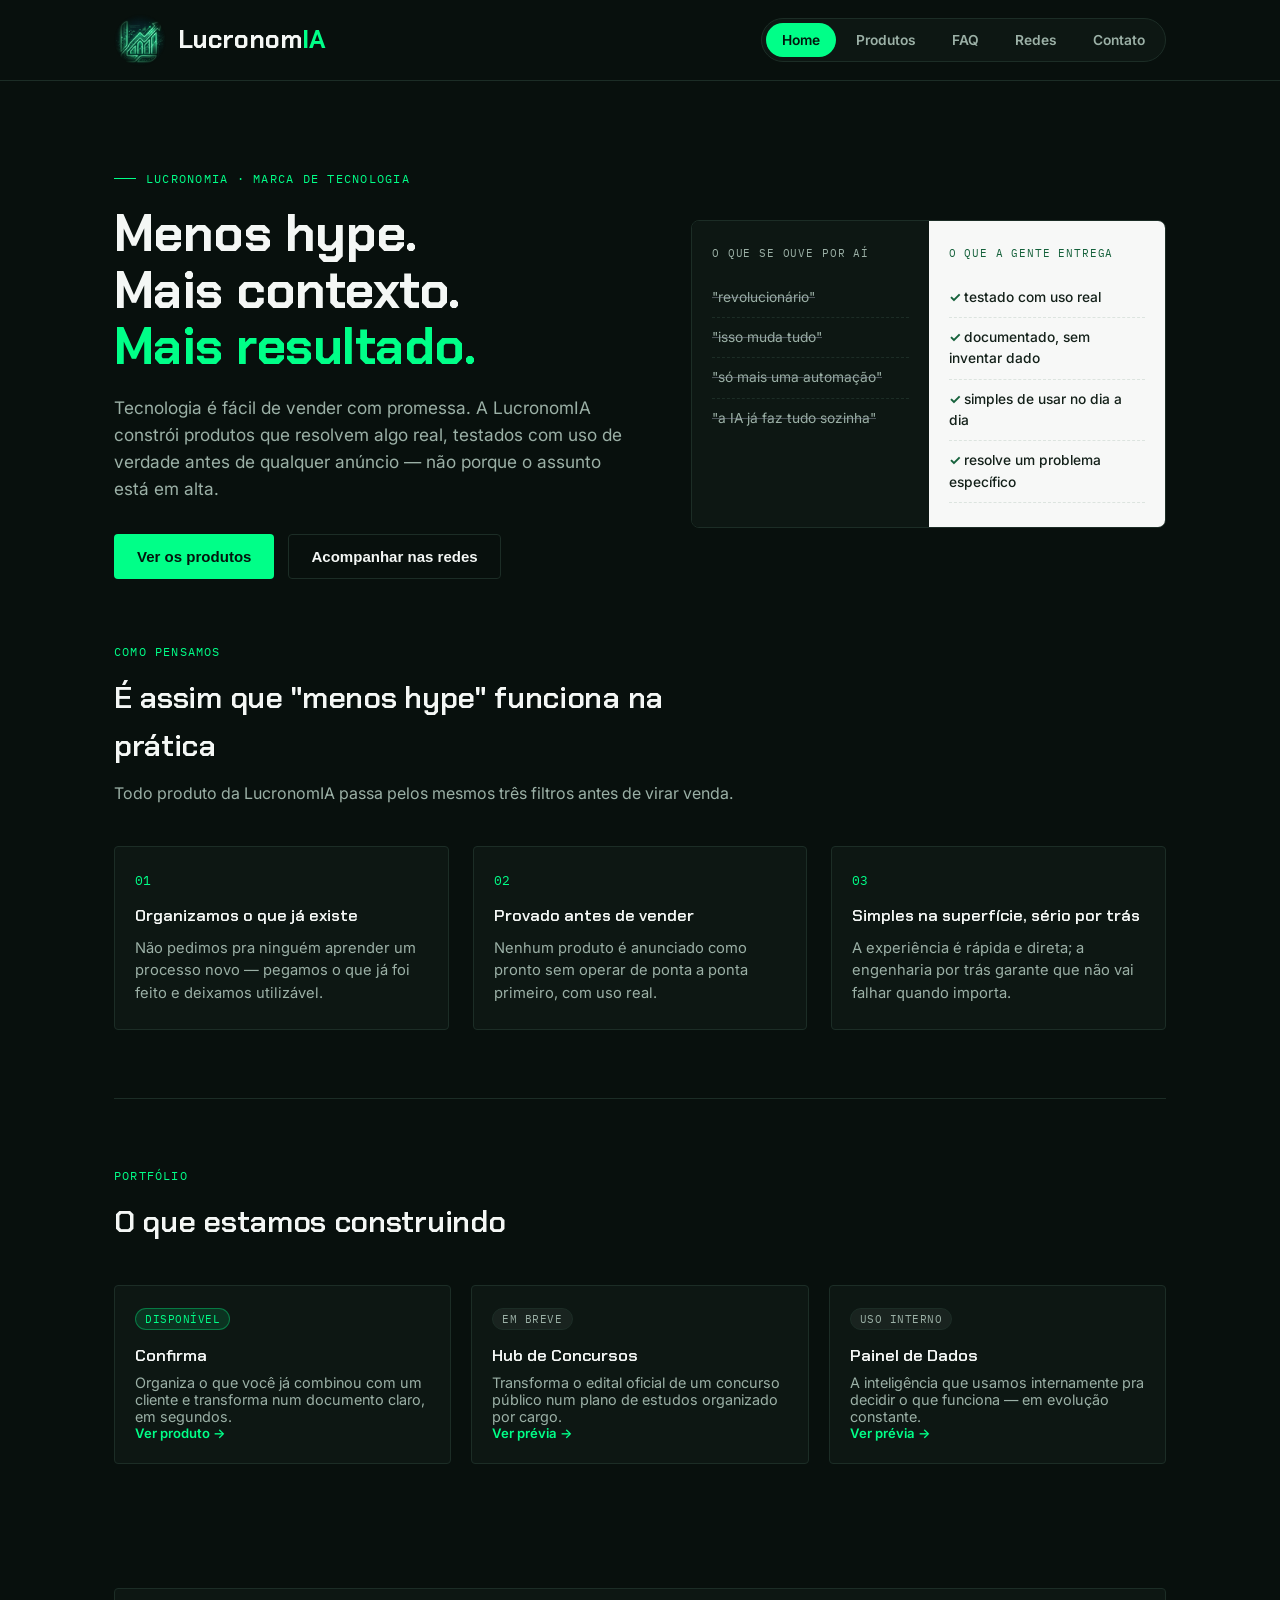
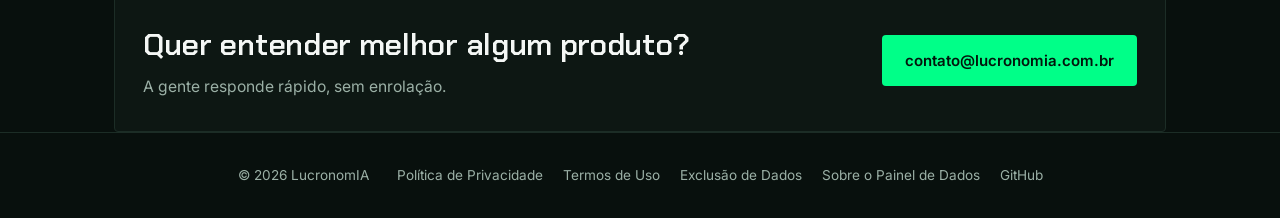
<file: index.html>
<!DOCTYPE html>
<html lang="pt-BR">
<head>
<meta charset="UTF-8">
<meta name="viewport" content="width=device-width, initial-scale=1.0">
<title>LucronomIA — Tecnologia que descomplica</title>
<meta name="description" content="LucronomIA constrói produtos que pegam o que já existe — uma conversa, um documento, um combinado — e devolvem clareza. Conheça o Confirma e o que vem a seguir.">
<link rel="preconnect" href="https://fonts.googleapis.com">
<link rel="preconnect" href="https://fonts.gstatic.com" crossorigin>
<link href="https://fonts.googleapis.com/css2?family=Chakra+Petch:wght@500;600;700&family=Inter:wght@400;500;600;700&family=IBM+Plex+Mono:wght@500;600&display=swap" rel="stylesheet">
<style>
  :root{
    /* Tokens da baseline LucronomIA já validada em produção
       (mesmos valores do styles.css institucional e do Confirma) */
    --ink: #08100d;
    --ink-2: #0d1713;
    --paper: #f7f8f7;
    --line-dark: #1c2d26;
    --line-light: #dce4df;
    --highlight: #00ff88;
    --highlight-ink: #02150c;
    --clarity: #15613b;
    --text: #f4f7f5;
    --text-mute: #9bb0a6;
    --text-dark: #132019;
    --text-dark-mute: #4b5c54;
    --radius: 4px;
  }
  *{ margin:0; padding:0; box-sizing:border-box; }
  html{ scroll-behavior:smooth; }
  body{
    background: var(--ink); color: var(--text);
    font-family:'Inter',sans-serif; line-height:1.55; -webkit-font-smoothing:antialiased;
  }
  a{ color:inherit; text-decoration:none; }
  .mono{ font-family:'IBM Plex Mono',monospace; }
  .display{ font-family:'Chakra Petch',sans-serif; }
  .wrap{ max-width:1100px; margin:0 auto; padding:0 24px; }
  img,svg{ display:block; }

  /* ---------- NAV / TABS ---------- */
  header{
    position:sticky; top:0; z-index:50;
    background:var(--ink);
    border-bottom:1px solid var(--line-dark);
  }
  nav{ display:flex; align-items:center; justify-content:space-between; padding:14px 0; gap:20px; }
  .brand{ display:flex; align-items:center; gap:12px; font-family:'Chakra Petch',sans-serif; font-weight:700; font-size:1.6rem; letter-spacing:0.005em; }
  .logo-mark{ display:block; flex-shrink:0; width:52px; height:52px; object-fit:contain; }
  .brand .accent{ color:var(--highlight); }
  .tabs{ display:flex; gap:4px; background:var(--ink-2); border:1px solid var(--line-dark); border-radius:999px; padding:4px; }
  .tab-btn{
    font-family:'Inter',sans-serif; font-weight:600; font-size:0.86rem; color:var(--text-mute);
    padding:9px 16px; border-radius:999px; cursor:pointer; border:none; background:transparent;
    transition:color 0.2s ease, background 0.2s ease;
  }
  .tab-btn:hover{ color:var(--text); }
  .tab-btn[aria-selected="true"]{ background:var(--highlight); color:var(--highlight-ink); }
  .tab-btn:focus-visible{ outline:2px solid var(--highlight); outline-offset:2px; }
  @media (max-width:760px){
    .tabs{ position:fixed; bottom:16px; left:16px; right:16px; justify-content:space-between; z-index:60; box-shadow:0 10px 30px rgba(0,0,0,0.5); }
    .tab-btn{ flex:1; text-align:center; padding:11px 6px; font-size:0.78rem; }
    body{ padding-bottom:64px; }
  }

  section.tabpanel{ display:none; animation:fade 0.35s ease both; }
  section.tabpanel.active{ display:block; }
  @keyframes fade{ from{opacity:0; transform:translateY(6px);} to{opacity:1; transform:translateY(0);} }
  @media (prefers-reduced-motion:reduce){ section.tabpanel{ animation:none; } }

  /* ---------- BUTTONS ---------- */
  .btn{ display:inline-flex; align-items:center; gap:8px; padding:13px 22px; border-radius:var(--radius); font-weight:600; font-size:0.94rem; transition:transform 0.15s ease, background 0.2s ease, border-color .2s ease; border:1px solid transparent; }
  .btn-primary{ background:var(--highlight); color:var(--highlight-ink); }
  .btn-primary:hover{ transform:translateY(-1px); filter:brightness(1.06); }
  .btn-ghost{ background:transparent; border-color:var(--line-dark); color:var(--text); }
  .btn-ghost:hover{ border-color:var(--text-mute); transform:translateY(-1px); }
  .btn:focus-visible{ outline:2px solid var(--highlight); outline-offset:3px; }

  /* ================= HOME ================= */
  .hero{ padding:88px 0 64px; display:grid; grid-template-columns:1.05fr 0.95fr; gap:52px; align-items:center; }
  @media (max-width:880px){ .hero{ grid-template-columns:1fr; padding:48px 0 40px; gap:36px; } }
  .eyebrow{ font-family:'IBM Plex Mono',monospace; font-size:0.78rem; letter-spacing:0.1em; color:var(--highlight); text-transform:uppercase; margin-bottom:18px; display:flex; align-items:center; gap:10px; }
  .eyebrow::before{ content:''; width:22px; height:1px; background:var(--highlight); }
  h1{ font-family:'Chakra Petch',sans-serif; font-weight:700; font-size:clamp(2rem,4.2vw,3.2rem); line-height:1.1; letter-spacing:-0.01em; margin-bottom:20px; }
  .lede{ font-size:1.08rem; color:var(--text-mute); max-width:48ch; margin-bottom:32px; }
  .cta-row{ display:flex; gap:14px; flex-wrap:wrap; }

  /* signature visual: hype vs real */
  .contrast-card{ display:grid; grid-template-columns:1fr 1fr; border:1px solid var(--line-dark); border-radius:8px; overflow:hidden; }
  .contrast-col{ padding:24px 20px; }
  .contrast-col.hype{ background:var(--ink-2); }
  .contrast-col.real{ background:var(--paper); }
  .contrast-label{ font-family:'IBM Plex Mono',monospace; font-size:0.66rem; letter-spacing:0.08em; text-transform:uppercase; margin-bottom:16px; }
  .contrast-col.hype .contrast-label{ color:var(--text-mute); }
  .contrast-col.real .contrast-label{ color:var(--clarity); }
  .contrast-line{ font-size:0.86rem; padding:9px 0; border-bottom:1px dashed var(--line-dark); color:var(--text-mute); text-decoration:line-through; text-decoration-color:rgba(144,150,166,0.5); animation:fadein .5s ease both; }
  .contrast-col.real .contrast-line{ border-bottom:1px dashed var(--line-light); }
  .contrast-line.real-line{ color:var(--text-dark); text-decoration:none; font-weight:500; }
  .contrast-line.real-line::before{ content:'✓ '; color:var(--clarity); font-weight:700; }
  .contrast-line:last-child{ border-bottom:none; }
  @keyframes fadein{ from{opacity:0;} to{opacity:1;} }
  @media (max-width:520px){ .contrast-card{ grid-template-columns:1fr; } }

  /* signature visual: mess -> clarity (used inside Confirma product page) */
  .transform-card{ position:relative; }
  .chat-stack{ display:flex; flex-direction:column; gap:10px; margin-bottom:18px; }
  .bubble{ max-width:78%; padding:10px 14px; border-radius:14px; font-size:0.86rem; background:var(--ink-2); border:1px solid var(--line-dark); color:var(--text-mute); animation:pop .5s ease both; }
  .bubble.b1{ align-self:flex-start; border-bottom-left-radius:3px; animation-delay:.05s; }
  .bubble.b2{ align-self:flex-end; border-bottom-right-radius:3px; background:#1C2030; animation-delay:.2s; }
  @keyframes pop{ from{ opacity:0; transform:translateY(6px) scale(.98); } to{ opacity:1; transform:translateY(0) scale(1); } }
  .arrow-down{ display:flex; align-items:center; justify-content:center; gap:8px; color:var(--text-mute); font-family:'IBM Plex Mono',monospace; font-size:0.72rem; letter-spacing:0.08em; text-transform:uppercase; margin:6px 0 16px; }
  .arrow-down::before, .arrow-down::after{ content:''; height:1px; width:28px; background:var(--line-dark); }

  .result-card{
    background:var(--paper); color:var(--text-dark); border-radius:6px; padding:22px 22px 24px;
    box-shadow:0 24px 48px -18px rgba(0,0,0,0.5);
    animation:reveal .6s cubic-bezier(.2,.9,.25,1) .5s both;
  }
  @keyframes reveal{ from{ opacity:0; transform:translateY(10px);} to{ opacity:1; transform:translateY(0);} }
  .result-title{ display:flex; align-items:center; justify-content:space-between; font-family:'IBM Plex Mono',monospace; font-size:0.7rem; letter-spacing:0.1em; text-transform:uppercase; color:var(--text-dark-mute); border-bottom:1px dashed var(--line-light); padding-bottom:12px; margin-bottom:14px; }
  .status-pill{ background:var(--clarity); color:#fff; padding:2px 10px; border-radius:999px; font-size:0.66rem; letter-spacing:0.04em; }
  .result-row{ display:flex; justify-content:space-between; gap:14px; padding:7px 0; font-size:0.88rem; border-bottom:1px dashed var(--line-light); }
  .result-row:last-child{ border-bottom:none; }
  .result-row .k{ color:var(--text-dark-mute); }
  .result-row .v{ font-weight:600; text-align:right; }
  mark.hl{ background:none; color:var(--highlight); }

  @media (prefers-reduced-motion:reduce){ .bubble, .result-card{ animation:none !important; } }

  section.block{ padding:68px 0; border-top:1px solid var(--line-dark); }
  .section-head{ max-width:640px; margin-bottom:40px; }
  .section-label{ font-family:'IBM Plex Mono',monospace; font-size:0.75rem; letter-spacing:0.1em; color:var(--highlight); text-transform:uppercase; margin-bottom:12px; }
  h2{ font-family:'Chakra Petch',sans-serif; font-size:clamp(1.5rem,2.4vw,2rem); font-weight:600; letter-spacing:-0.01em; margin-bottom:12px; }
  .section-head p{ color:var(--text-mute); font-size:1rem; }

  .principles{ display:grid; grid-template-columns:repeat(3,1fr); gap:24px; }
  @media (max-width:780px){ .principles{ grid-template-columns:1fr; } }
  .principle{ border:1px solid var(--line-dark); border-radius:var(--radius); padding:24px 20px; background:var(--ink-2); }
  .principle .num{ font-family:'IBM Plex Mono',monospace; color:var(--highlight); font-size:0.82rem; display:block; margin-bottom:12px; }
  .principle h3{ font-family:'Chakra Petch',sans-serif; font-size:1.02rem; font-weight:600; margin-bottom:8px; }
  .principle p{ color:var(--text-mute); font-size:0.92rem; }

  /* product teaser strip (Home) */
  .teaser-grid{ display:grid; grid-template-columns:repeat(3,1fr); gap:20px; }
  @media (max-width:860px){ .teaser-grid{ grid-template-columns:1fr; } }
  .teaser-card{ display:block; border:1px solid var(--line-dark); border-radius:var(--radius); padding:22px 20px; background:var(--ink-2); cursor:pointer; transition:border-color .2s ease, transform .2s ease; text-align:left; width:100%; color:var(--text); font-family:inherit; }
  .teaser-card:hover{ border-color:var(--text-mute); transform:translateY(-2px); }
  .teaser-card:focus-visible{ outline:2px solid var(--highlight); outline-offset:2px; }
  .badge{ display:inline-block; font-family:'IBM Plex Mono',monospace; font-size:0.66rem; letter-spacing:0.05em; padding:3px 9px; border-radius:999px; margin-bottom:14px; text-transform:uppercase; }
  .badge.live{ background:rgba(0,255,136,0.12); color:var(--highlight); border:1px solid rgba(0,255,136,0.35); }
  .badge.soon{ background:rgba(255,255,255,0.05); color:var(--text-mute); border:1px solid var(--line-dark); }
  .badge.internal{ background:rgba(255,255,255,0.05); color:var(--text-mute); border:1px solid var(--line-dark); }
  .teaser-card h3{ font-family:'Chakra Petch',sans-serif; font-size:1.05rem; font-weight:600; margin-bottom:8px; }
  .teaser-card p{ color:var(--text-mute); font-size:0.9rem; }
  .teaser-card .go{ margin-top:14px; font-size:0.82rem; color:var(--highlight); font-weight:600; }

  /* ================= PRODUTOS ================= */
  details.product{ padding:32px 0; border-top:1px solid var(--line-dark); }
  details.product:first-of-type{ border-top:none; padding-top:88px; }
  details.product summary{ cursor:pointer; list-style:none; position:relative; padding-right:44px; }
  details.product summary::-webkit-details-marker{ display:none; }
  details.product summary .plus{ position:absolute; top:2px; right:0; font-family:'IBM Plex Mono',monospace; color:var(--highlight); font-size:1.4rem; line-height:1; transition:transform .2s ease; }
  details.product[open] summary .plus{ transform:rotate(45deg); }
  .product-head{ display:flex; align-items:flex-start; justify-content:space-between; gap:20px; flex-wrap:wrap; margin-bottom:8px; }
  .product-head h2{ margin-bottom:0; }
  .product-tag{ color:var(--text-mute); font-size:1.02rem; max-width:56ch; margin-bottom:0; }
  details.product .product-body{ margin-top:32px; }

  .confirma-grid{ display:grid; grid-template-columns:1.1fr 0.9fr; gap:44px; align-items:start; }
  @media (max-width:880px){ .confirma-grid{ grid-template-columns:1fr; } }

  .flow-steps{ display:flex; flex-direction:column; gap:16px; margin-bottom:28px; }
  .flow-step{ display:flex; gap:14px; align-items:flex-start; }
  .flow-num{ flex-shrink:0; width:26px; height:26px; border-radius:50%; background:var(--ink-2); border:1px solid var(--line-dark); display:flex; align-items:center; justify-content:center; font-family:'IBM Plex Mono',monospace; font-size:0.75rem; color:var(--highlight); }
  .flow-step strong{ display:block; font-family:'Chakra Petch',sans-serif; font-weight:600; font-size:0.98rem; margin-bottom:2px; }
  .flow-step span{ color:var(--text-mute); font-size:0.9rem; }

  .pricing-grid{ display:grid; grid-template-columns:repeat(3,1fr); gap:14px; margin-bottom:28px; }
  @media (max-width:640px){ .pricing-grid{ grid-template-columns:1fr; } }
  .price-card{ border:1px solid var(--line-dark); border-radius:var(--radius); padding:20px 18px; background:var(--ink-2); position:relative; }
  .price-card.rec{ border-color:var(--highlight); }
  .price-card .rec-tag{ position:absolute; top:-10px; right:14px; background:var(--highlight); color:var(--highlight-ink); font-family:'IBM Plex Mono',monospace; font-size:0.62rem; padding:2px 8px; border-radius:999px; letter-spacing:0.04em; }
  .price-card .credits{ font-family:'Chakra Petch',sans-serif; font-weight:700; font-size:1.3rem; margin-bottom:4px; }
  .price-card .price{ font-family:'IBM Plex Mono',monospace; color:var(--highlight); font-size:1rem; margin-bottom:6px; }
  .price-card .role{ color:var(--text-mute); font-size:0.82rem; }

  .not-list{ display:flex; flex-wrap:wrap; gap:8px; }
  .not-chip{ font-size:0.8rem; color:var(--text-mute); border:1px solid var(--line-dark); border-radius:999px; padding:5px 12px; }

  .side-card{ border:1px solid var(--line-dark); border-radius:var(--radius); padding:24px 22px; background:var(--ink-2); }
  .side-card + .side-card{ margin-top:18px; }
  .side-card h4{ font-family:'Chakra Petch',sans-serif; font-size:0.95rem; font-weight:600; margin-bottom:10px; }
  .side-card p{ color:var(--text-mute); font-size:0.88rem; margin-bottom:14px; }

  .preview-panel{ display:grid; grid-template-columns:1fr; gap:16px; }
  .feature-check{ display:flex; gap:12px; margin-bottom:14px; }
  .feature-check .dot{ flex-shrink:0; width:20px; height:20px; border-radius:50%; border:1.5px solid var(--highlight); color:var(--highlight); display:flex; align-items:center; justify-content:center; font-size:0.65rem; margin-top:2px; }
  .feature-check strong{ display:block; font-family:'Chakra Petch',sans-serif; font-weight:600; font-size:0.94rem; }
  .feature-check span{ color:var(--text-mute); font-size:0.87rem; }

  /* ================= FAQ ================= */
  .faq-list{ max-width:760px; }
  details.faq-item{ border-bottom:1px solid var(--line-dark); padding:18px 0; }
  details.faq-item summary{ cursor:pointer; list-style:none; display:flex; justify-content:space-between; align-items:center; gap:16px; font-family:'Chakra Petch',sans-serif; font-weight:600; font-size:1rem; }
  details.faq-item summary::-webkit-details-marker{ display:none; }
  details.faq-item summary .plus{ font-family:'IBM Plex Mono',monospace; color:var(--highlight); font-size:1.1rem; flex-shrink:0; transition:transform .2s ease; }
  details.faq-item[open] summary .plus{ transform:rotate(45deg); }
  details.faq-item p{ color:var(--text-mute); font-size:0.94rem; margin-top:12px; max-width:64ch; }

  /* ================= REDES ================= */
  .social-grid{ display:grid; grid-template-columns:repeat(3,1fr); gap:20px; max-width:820px; }
  @media (max-width:700px){ .social-grid{ grid-template-columns:1fr; } }
  .social-card{ border:1px solid var(--line-dark); border-radius:var(--radius); padding:26px 22px; background:var(--ink-2); display:flex; flex-direction:column; gap:14px; transition:border-color .2s ease, transform .2s ease; }
  .social-card:hover{ border-color:var(--text-mute); transform:translateY(-2px); }
  .social-icon{ width:40px; height:40px; border-radius:10px; background:var(--ink); border:1px solid var(--line-dark); display:flex; align-items:center; justify-content:center; }
  .social-card h3{ font-family:'Chakra Petch',sans-serif; font-size:1rem; font-weight:600; }
  .social-card span{ color:var(--text-mute); font-size:0.86rem; }
  .social-card .go{ color:var(--highlight); font-size:0.86rem; font-weight:600; margin-top:auto; }

  /* ---------- CONTACT / FOOTER ---------- */
  .contact-box{ display:flex; justify-content:space-between; align-items:center; flex-wrap:wrap; gap:22px; border:1px solid var(--line-dark); border-radius:var(--radius); padding:32px 28px; background:var(--ink-2); margin-top:56px; }
  footer{ border-top:1px solid var(--line-dark); padding:32px 0; }
  .footer-row{ display:flex; justify-content:center; align-items:center; flex-wrap:wrap; gap:28px; font-size:0.85rem; color:var(--text-mute); text-align:center; }
  .footer-links{ display:flex; gap:20px; flex-wrap:wrap; }
  .footer-links a:hover, .footer-links a:focus-visible{ color:var(--text); }

  /* ---------- PRODUCT PREVIEW SCREENSHOTS ---------- */
  .screenshot-frame{ border:1px solid var(--line-dark); border-radius:10px; overflow:hidden; background:var(--ink-2); margin-top:28px; box-shadow:0 20px 50px -24px rgba(0,0,0,0.6); }
  .screenshot-bar{ display:flex; align-items:center; gap:6px; padding:10px 14px; border-bottom:1px solid var(--line-dark); }
  .screenshot-bar .dot{ width:8px; height:8px; border-radius:50%; background:var(--line-dark); }
  .screenshot-bar .label{ margin-left:8px; font-family:'IBM Plex Mono',monospace; font-size:0.68rem; color:var(--text-mute); letter-spacing:0.03em; }
  .screenshot-frame img{ width:100%; display:block; }
</style>
</head>
<body>

<header>
  <div class="wrap">
    <nav>
      <div class="brand">
        <img class="logo-mark" src="assets/logo-mark.png" alt="LucronomIA">
        <span class="wordmark">Lucronom<span class="accent">IA</span></span>
      </div>
      <div class="tabs" role="tablist" aria-label="Navegação principal">
        <button class="tab-btn" role="tab" aria-selected="true" data-tab="home">Home</button>
        <button class="tab-btn" role="tab" aria-selected="false" data-tab="produtos">Produtos</button>
        <button class="tab-btn" role="tab" aria-selected="false" data-tab="faq">FAQ</button>
        <button class="tab-btn" role="tab" aria-selected="false" data-tab="redes">Redes</button>
        <button class="tab-btn" role="tab" aria-selected="false" data-tab="contato">Contato</button>
      </div>
    </nav>
  </div>
</header>

<main class="wrap">

  <!-- ================= HOME ================= -->
  <section id="home" class="tabpanel active" role="tabpanel">
    <div class="hero">
      <div>
        <div class="eyebrow">LucronomIA · marca de tecnologia</div>
        <h1>Menos hype.<br>Mais contexto.<br><mark class="hl">Mais resultado.</mark></h1>
        <p class="lede">Tecnologia é fácil de vender com promessa. A LucronomIA constrói produtos que resolvem algo real, testados com uso de verdade antes de qualquer anúncio — não porque o assunto está em alta.</p>
        <div class="cta-row">
          <button class="btn btn-primary" data-goto="produtos">Ver os produtos</button>
          <button class="btn btn-ghost" data-goto="redes">Acompanhar nas redes</button>
        </div>
      </div>
      <div class="contrast-card">
        <div class="contrast-col hype">
          <div class="contrast-label">o que se ouve por aí</div>
          <div class="contrast-line">"revolucionário"</div>
          <div class="contrast-line">"isso muda tudo"</div>
          <div class="contrast-line">"só mais uma automação"</div>
          <div class="contrast-line">"a IA já faz tudo sozinha"</div>
        </div>
        <div class="contrast-col real">
          <div class="contrast-label">o que a gente entrega</div>
          <div class="contrast-line real-line">testado com uso real</div>
          <div class="contrast-line real-line">documentado, sem inventar dado</div>
          <div class="contrast-line real-line">simples de usar no dia a dia</div>
          <div class="contrast-line real-line">resolve um problema específico</div>
        </div>
      </div>
    </div>

    <section class="block" style="padding-top:0; border-top:none;">
      <div class="section-head">
        <div class="section-label">Como pensamos</div>
        <h2>É assim que "menos hype" funciona na prática</h2>
        <p>Todo produto da LucronomIA passa pelos mesmos três filtros antes de virar venda.</p>
      </div>
      <div class="principles">
        <div class="principle"><span class="num">01</span><h3>Organizamos o que já existe</h3><p>Não pedimos pra ninguém aprender um processo novo — pegamos o que já foi feito e deixamos utilizável.</p></div>
        <div class="principle"><span class="num">02</span><h3>Provado antes de vender</h3><p>Nenhum produto é anunciado como pronto sem operar de ponta a ponta primeiro, com uso real.</p></div>
        <div class="principle"><span class="num">03</span><h3>Simples na superfície, sério por trás</h3><p>A experiência é rápida e direta; a engenharia por trás garante que não vai falhar quando importa.</p></div>
      </div>
    </section>

    <section class="block">
      <div class="section-head">
        <div class="section-label">Portfólio</div>
        <h2>O que estamos construindo</h2>
      </div>
      <div class="teaser-grid">
        <button class="teaser-card" data-goto="produtos" data-scroll="confirma">
          <span class="badge live">Disponível</span>
          <h3>Confirma</h3>
          <p>Organiza o que você já combinou com um cliente e transforma num documento claro, em segundos.</p>
          <span class="go">Ver produto →</span>
        </button>
        <button class="teaser-card" data-goto="produtos" data-scroll="hub">
          <span class="badge soon">Em breve</span>
          <h3>Hub de Concursos</h3>
          <p>Transforma o edital oficial de um concurso público num plano de estudos organizado por cargo.</p>
          <span class="go">Ver prévia →</span>
        </button>
        <button class="teaser-card" data-goto="produtos" data-scroll="dashboard">
          <span class="badge internal">Uso interno</span>
          <h3>Painel de Dados</h3>
          <p>A inteligência que usamos internamente pra decidir o que funciona — em evolução constante.</p>
          <span class="go">Ver prévia →</span>
        </button>
      </div>
    </section>

    <div class="contact-box">
      <div>
        <h2 style="margin-bottom:6px;">Quer entender melhor algum produto?</h2>
        <p style="color:var(--text-mute); font-size:0.98rem;">A gente responde rápido, sem enrolação.</p>
      </div>
      <a class="btn btn-primary" href="mailto:contato@lucronomia.com.br">contato@lucronomia.com.br</a>
    </div>
  </section>

  <!-- ================= PRODUTOS ================= -->
  <section id="produtos" class="tabpanel" role="tabpanel">
    <div class="section-head" style="padding-top:88px;">
      <div class="section-label">Portfólio</div>
      <h2>Produtos</h2>
      <p>Um resumo rápido de cada um. Clique para ver todos os detalhes, preços e telas reais.</p>
    </div>
    <div class="teaser-grid">
      <a class="teaser-card" id="confirma" href="produtos/confirma.html">
        <span class="badge live">Disponível agora</span>
        <h3>Confirma</h3>
        <p>Combinou pelo WhatsApp? Organize o que foi acertado com o cliente e gere um documento claro em segundos.</p>
        <span class="go">Ver detalhes →</span>
      </a>
      <a class="teaser-card" id="hub" href="produtos/hub.html">
        <span class="badge soon">Em breve</span>
        <h3>Hub de Concursos</h3>
        <p>Transforma o edital oficial de um concurso público num plano de estudos organizado, por cargo.</p>
        <span class="go">Ver detalhes →</span>
      </a>
      <a class="teaser-card" id="dashboard" href="produtos/painel.html">
        <span class="badge internal">Uso interno</span>
        <h3>Painel de Dados</h3>
        <p>O painel que organiza conteúdo, métricas de redes sociais e vendas — como decidimos o que continuar fazendo.</p>
        <span class="go">Ver detalhes →</span>
      </a>
    </div>
  </section>

  <!-- ================= FAQ ================= -->
  <section id="faq" class="tabpanel" role="tabpanel">
    <div class="section-head" style="padding-top:88px;">
      <div class="section-label">Dúvidas</div>
      <h2>Perguntas frequentes</h2>
    </div>
    <div class="faq-list">
      <details class="faq-item" open>
        <summary>O Confirma lê minhas conversas do WhatsApp automaticamente? <span class="plus">+</span></summary>
        <p>Não. Você preenche manualmente os dados do que foi combinado — o Confirma não acessa nem interpreta conversas.</p>
      </details>
      <details class="faq-item">
        <summary>O documento gerado tem validade jurídica de contrato? <span class="plus">+</span></summary>
        <p>Não. O Confirma organiza e registra o que foi combinado de forma clara, mas não substitui um contrato formal.</p>
      </details>
      <details class="faq-item">
        <summary>Preciso pagar pra testar? <span class="plus">+</span></summary>
        <p>Não. Preencher o formulário e ver a prévia é sempre gratuito. Você só usa 1 crédito ao finalizar o documento de verdade.</p>
      </details>
      <details class="faq-item">
        <summary>Os créditos que eu comprar expiram? <span class="plus">+</span></summary>
        <p>Na regra atual, não. Eles ficam na sua carteira até você usar.</p>
      </details>
      <details class="faq-item">
        <summary>Preciso criar conta com e-mail e senha? <span class="plus">+</span></summary>
        <p>Não. Seu acesso é feito por um link/carteira pessoal — guarde esse link como algo pessoal, já que ele dá acesso à sua carteira.</p>
      </details>
      <details class="faq-item">
        <summary>O Hub de Concursos já está disponível? <span class="plus">+</span></summary>
        <p>Ainda não. Está em fase final de testes internos — em breve trazemos novidades sobre o lançamento.</p>
      </details>
      <details class="faq-item">
        <summary>Como falo com vocês? <span class="plus">+</span></summary>
        <p>Pelo e-mail <a href="mailto:contato@lucronomia.com.br" style="color:var(--highlight);">contato@lucronomia.com.br</a> ou pelas nossas redes sociais.</p>
      </details>
    </div>
  </section>

  <!-- ================= REDES ================= -->
  <section id="redes" class="tabpanel" role="tabpanel">
    <div class="section-head" style="padding-top:88px;">
      <div class="section-label">Redes sociais</div>
      <h2>Acompanhe a LucronomIA</h2>
    </div>
    <div class="social-grid">
      <a class="social-card" href="https://www.instagram.com/lucronomiaofc" target="_blank" rel="noopener">
        <div class="social-icon"><svg width="20" height="20" viewBox="0 0 24 24" fill="none" stroke="currentColor" stroke-width="1.8"><rect x="3" y="3" width="18" height="18" rx="5"/><circle cx="12" cy="12" r="4"/><circle cx="17.2" cy="6.8" r="1"/></svg></div>
        <h3>Instagram</h3>
        <span>@lucronomiaofc</span>
        <span class="go">Seguir →</span>
      </a>
      <a class="social-card" href="https://www.tiktok.com/@lucronomia" target="_blank" rel="noopener">
        <div class="social-icon"><svg width="20" height="20" viewBox="0 0 24 24" fill="none" stroke="currentColor" stroke-width="1.8"><path d="M14 4v9.5a3.5 3.5 0 1 1-3.5-3.5"/><path d="M14 4c0 2.5 2 4.5 4.5 4.5"/></svg></div>
        <h3>TikTok</h3>
        <span>@lucronomia</span>
        <span class="go">Seguir →</span>
      </a>
      <a class="social-card" href="https://youtube.com/@lucronomia-h9t" target="_blank" rel="noopener">
        <div class="social-icon"><svg width="20" height="20" viewBox="0 0 24 24" fill="none" stroke="currentColor" stroke-width="1.8"><rect x="3" y="5.5" width="18" height="13" rx="4"/><path d="M11 9.5l4 2.5-4 2.5v-5z" fill="currentColor" stroke="none"/></svg></div>
        <h3>YouTube</h3>
        <span>@lucronomia-h9t</span>
        <span class="go">Inscrever-se →</span>
      </a>
    </div>
  </section>

  <!-- ================= CONTATO ================= -->
  <section id="contato" class="tabpanel" role="tabpanel">
    <div class="section-head" style="padding-top:88px;">
      <div class="section-label">Contato</div>
      <h2>Fale com a gente</h2>
      <p>Dúvida sobre um produto, proposta comercial, imprensa ou suporte técnico do Confirma — tudo passa pelo mesmo canal.</p>
    </div>

    <div class="confirma-grid">
      <div class="side-card">
        <h4>E-mail</h4>
        <p>A gente responde rápido, sem enrolação.</p>
        <a class="btn btn-primary" href="mailto:contato@lucronomia.com.br">contato@lucronomia.com.br</a>
      </div>
      <div class="side-card">
        <h4>Redes sociais</h4>
        <p>Prefere mandar mensagem por lá? Também respondemos.</p>
        <button class="btn btn-ghost" data-goto="redes">Ver redes →</button>
      </div>
    </div>
  </section>

</main>

<footer>
  <div class="wrap footer-row">
    <span>© 2026 LucronomIA</span>
    <div class="footer-links">
      <a href="privacy.html">Política de Privacidade</a>
      <a href="terms.html">Termos de Uso</a>
      <a href="data-deletion.html">Exclusão de Dados</a>
      <a href="dashboard-acesso.html">Sobre o Painel de Dados</a>
      <a href="https://github.com/SWtheaven/lucronomia">GitHub</a>
    </div>
  </div>
</footer>

<script>
  const tabs = document.querySelectorAll('.tab-btn');
  const panels = document.querySelectorAll('.tabpanel');

  function activateTab(name, scrollTarget){
    tabs.forEach(t => t.setAttribute('aria-selected', t.dataset.tab === name ? 'true' : 'false'));
    panels.forEach(p => p.classList.toggle('active', p.id === name));
    if(scrollTarget){
      const el = document.getElementById(scrollTarget);
      if(el){ setTimeout(() => el.scrollIntoView({behavior:'smooth', block:'start'}), 60); }
    } else {
      window.scrollTo({top:0, behavior:'smooth'});
    }
    history.replaceState(null, '', '#' + name);
  }

  tabs.forEach(btn => btn.addEventListener('click', () => activateTab(btn.dataset.tab)));
  document.querySelectorAll('[data-goto]').forEach(el => {
    el.addEventListener('click', () => activateTab(el.dataset.goto, el.dataset.scroll));
  });

  const initial = window.location.hash.replace('#','');
  if(initial && document.getElementById(initial)){ activateTab(initial); }
</script>

</body>
</html>
</file>
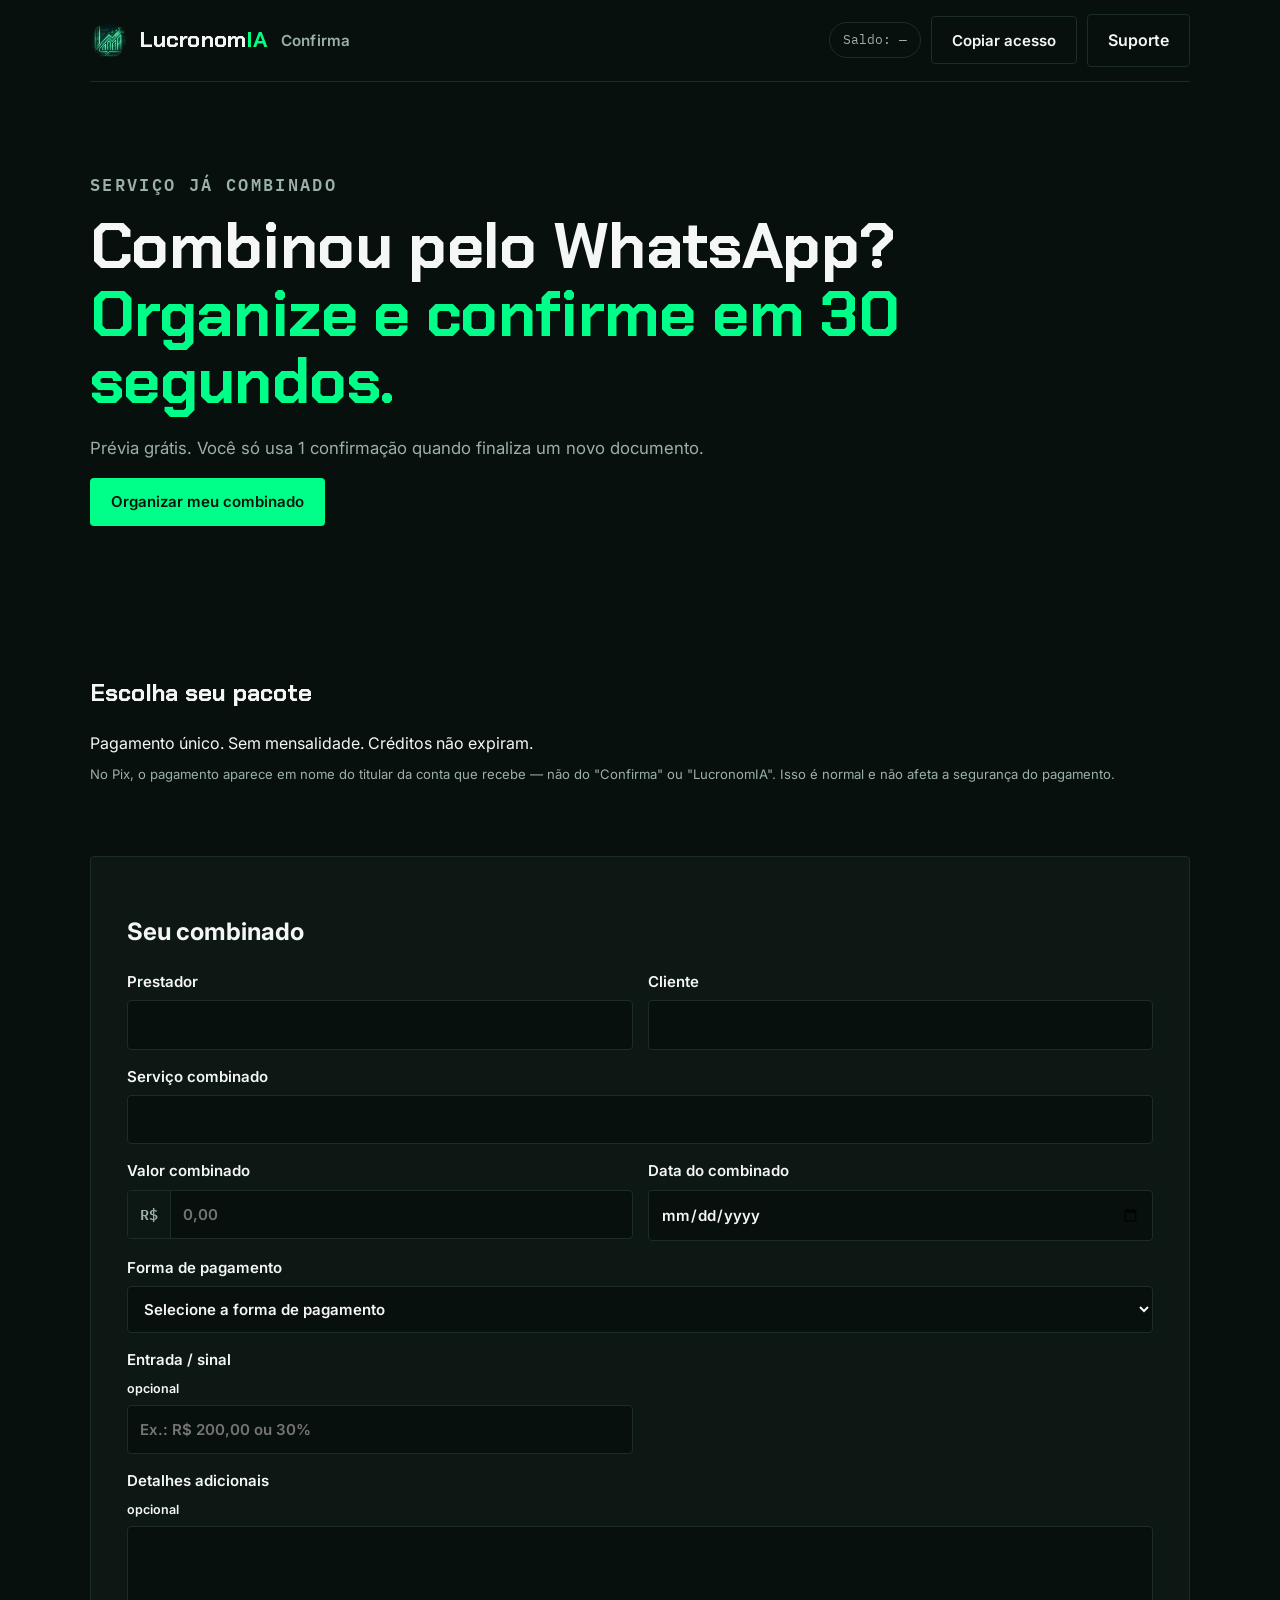
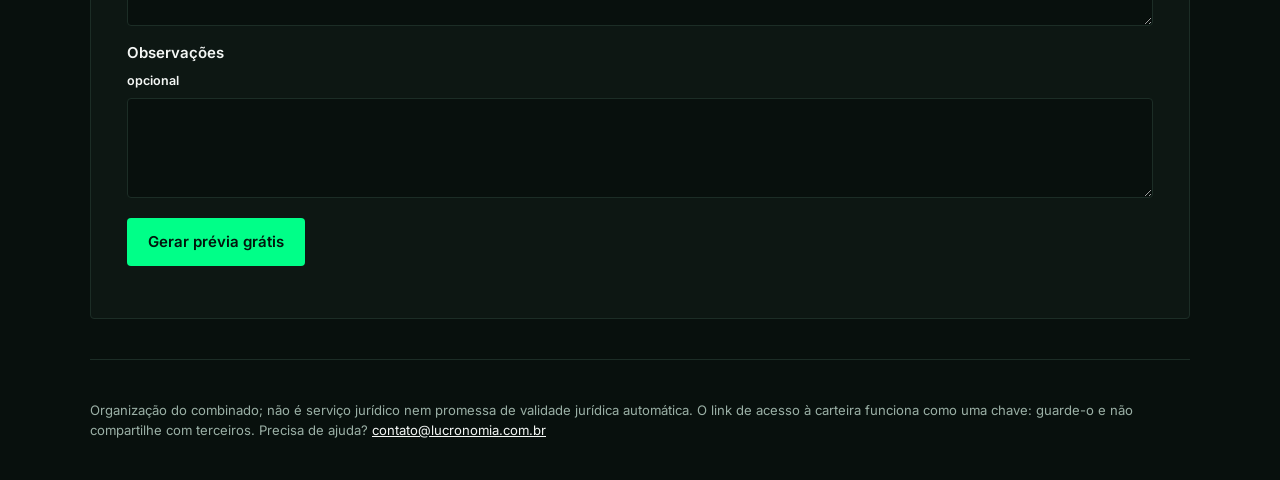
<file: confirma/index.html>
<!doctype html>
<html lang="pt-BR">
<head>
  <meta charset="utf-8">
  <meta name="viewport" content="width=device-width,initial-scale=1,viewport-fit=cover">
  <meta name="theme-color" content="#08100d">
  <title>LucronomIA Confirma</title>
  <link rel="preconnect" href="https://fonts.googleapis.com">
  <link rel="preconnect" href="https://fonts.gstatic.com" crossorigin>
  <link href="https://fonts.googleapis.com/css2?family=Chakra+Petch:wght@500;600;700&family=Inter:wght@400;500;600;700&family=IBM+Plex+Mono:wght@500;600&display=swap" rel="stylesheet">
  <link rel="stylesheet" href="styles.css">
  <script defer src="form-enhancements.js"></script>
  <script defer src="app.js"></script>
  <script defer src="pdf-professional.js"></script>
  <script defer src="sales-hardening.js"></script>
</head>
<body>
  <header>
    <a class="brand" href="https://lucronomia.com.br/">
      <img class="brand-mark" src="../assets/logo-mark.png" alt="">
      <span class="wordmark">Lucronom<span class="accent">IA</span></span><span class="product-tag">Confirma</span>
    </a>
    <div class="actions">
      <div id="wallet-pill" class="pill">Saldo: —</div>
      <button id="copy-access" class="secondary" type="button">Copiar acesso</button>
      <a class="secondary support-link" href="mailto:contato@lucronomia.com.br?subject=Suporte%20-%20LucronomIA%20Confirma">Suporte</a>
    </div>
  </header>
  <div id="payment-status-banner" class="payment-status-banner" hidden><i class="spinner" aria-hidden="true"></i><span></span></div>
  <main>
    <section class="hero">
      <p class="eyebrow">SERVIÇO JÁ COMBINADO</p>
      <h1>Combinou pelo WhatsApp? <span>Organize e confirme em 30 segundos.</span></h1>
      <p>Prévia grátis. Você só usa 1 confirmação quando finaliza um novo documento.</p>
      <button data-start class="primary">Organizar meu combinado</button>
    </section>

    <section class="packages">
      <h2>Escolha seu pacote</h2>
      <p>Pagamento único. Sem mensalidade. Créditos não expiram.</p>
      <p class="pix-note">No Pix, o pagamento aparece em nome do titular da conta que recebe — não do "Confirma" ou "LucronomIA". Isso é normal e não afeta a segurança do pagamento.</p>
      <div id="packages" class="package-grid"></div>
    </section>

    <section id="form-section" class="card">
      <h2>Seu combinado</h2>
      <form id="deal-form">
        <div class="grid">
          <label>Prestador<input name="providerName" required maxlength="100" autocomplete="name"></label>
          <label>Cliente<input name="clientName" required maxlength="100" autocomplete="off"></label>
          <label class="full">Serviço combinado<input name="service" required maxlength="180" autocomplete="off"></label>

          <label>
            Valor combinado
            <span class="input-prefix">
              <span aria-hidden="true">R$</span>
              <input name="amountRaw" required inputmode="decimal" maxlength="24" placeholder="0,00" autocomplete="off" aria-label="Valor combinado em reais">
            </span>
            <input name="amount" type="hidden" value="">
          </label>

          <label>
            Data do combinado
            <input name="deadlineRaw" type="date" required aria-label="Data do combinado">
            <input name="deadline" type="hidden" value="">
          </label>

          <label class="full">
            Forma de pagamento
            <select name="paymentMethod" required>
              <option value="" selected disabled>Selecione a forma de pagamento</option>
              <option value="Dinheiro">Dinheiro</option>
              <option value="Pix">Pix</option>
              <option value="Cartão de crédito">Cartão de crédito</option>
              <option value="Cartão de débito">Cartão de débito</option>
            </select>
          </label>

          <label>Entrada / sinal <small>opcional</small><input name="deposit" maxlength="120" placeholder="Ex.: R$ 200,00 ou 30%" autocomplete="off"></label>
          <div class="full" id="reminder-block" hidden>
            <label>WhatsApp do cliente <small>opcional — ativa o lembrete automático de cobrança</small><input name="clientPhone" type="tel" maxlength="20" placeholder="(11) 91234-5678" autocomplete="off"></label>
            <label class="checkbox-field"><input type="checkbox" name="reminderConsent"><span>O cliente autorizou receber, pela LucronomIA, um lembrete automático de cobrança por WhatsApp caso o pagamento combinado não seja confirmado.</span></label>
          </div>
          <label class="full">Detalhes adicionais <small>opcional</small><textarea name="details" maxlength="1200"></textarea></label>
          <label class="full">Observações <small>opcional</small><textarea name="notes" maxlength="800"></textarea></label>
        </div>
        <button class="primary" type="submit">Gerar prévia grátis</button>
        <p id="form-error" class="error"></p>
      </form>
    </section>

    <section id="preview" class="card" hidden>
      <h2>Prévia</h2>
      <article id="document" class="document"></article>
      <div class="actions">
        <button id="edit" class="secondary">Editar</button>
        <button id="finalize" class="primary">Finalizar confirmação</button>
      </div>
      <p id="finalize-status"></p>
    </section>

    <section id="purchase" class="card" hidden>
      <h2>Você precisa de confirmações</h2>
      <p>Escolha um pacote. O documento só será finalizado depois que o pagamento for aprovado e houver saldo.</p>
      <p class="pix-note">No Pix, o pagamento aparece em nome do titular da conta que recebe — não do "Confirma" ou "LucronomIA". Isso é normal e não afeta a segurança do pagamento.</p>
      <div id="purchase-packages" class="package-grid"></div>
    </section>

    <section id="delivery" class="card" hidden>
      <h2>Confirmação finalizada</h2>
      <p id="balance-message"></p>
      <div class="actions">
        <button id="pdf" class="primary">Baixar PDF</button>
        <button id="whatsapp" class="whatsapp">Enviar resumo + PDF</button>
        <button id="new-doc" class="secondary">Nova confirmação</button>
      </div>
    </section>
  </main>
  <footer>
    Organização do combinado; não é serviço jurídico nem promessa de validade jurídica automática.
    O link de acesso à carteira funciona como uma chave: guarde-o e não compartilhe com terceiros.
    Precisa de ajuda? <a href="mailto:contato@lucronomia.com.br?subject=Suporte%20-%20LucronomIA%20Confirma">contato@lucronomia.com.br</a>
  </footer>
</body>
</html>
</file>
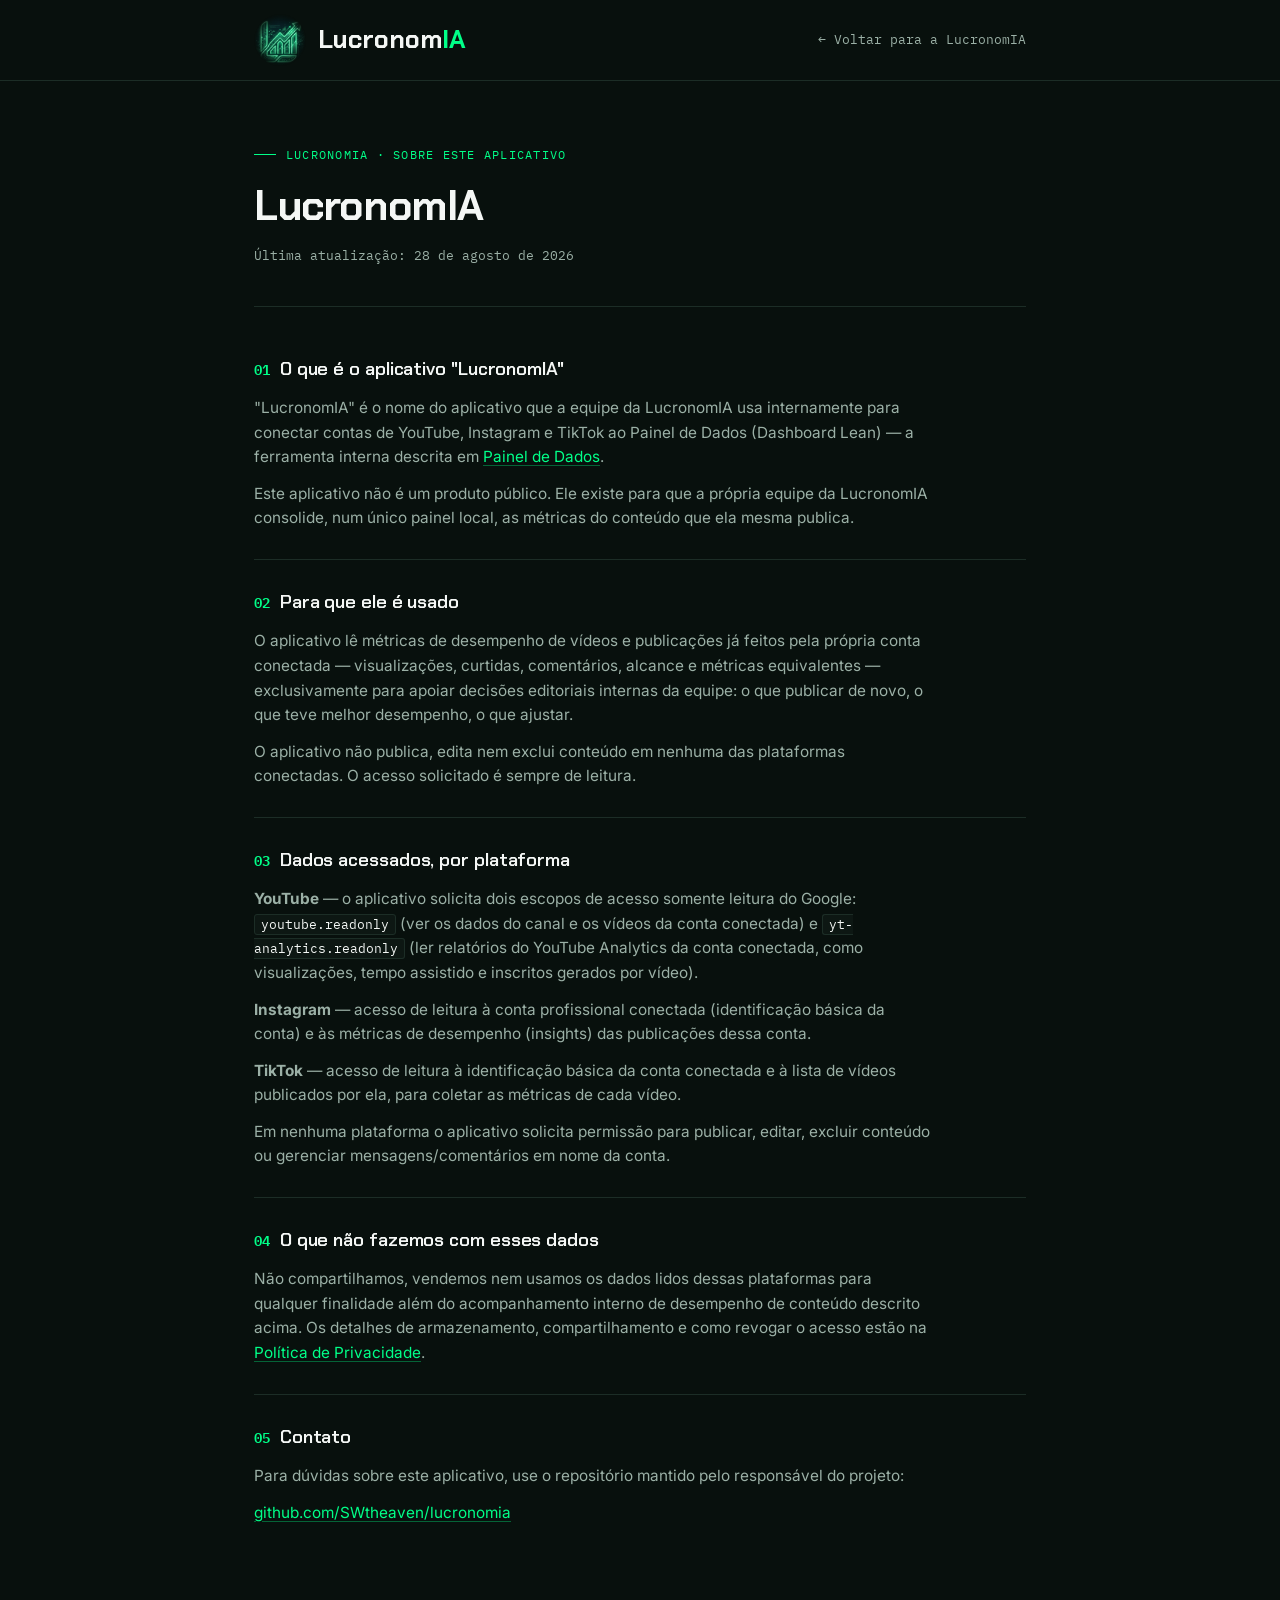
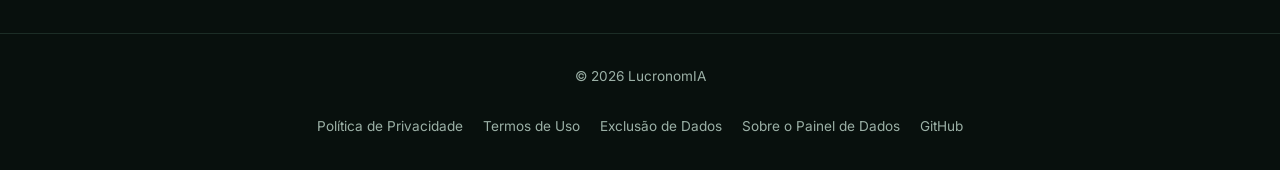
<file: dashboard-acesso.html>
<!doctype html>
<html lang="pt-BR">
<head>
  <meta charset="utf-8">
  <meta name="viewport" content="width=device-width, initial-scale=1">
  <title>LucronomIA</title>
  <meta name="description" content="Para que serve o aplicativo LucronomIA que conecta YouTube, Instagram e TikTok ao Painel de Dados interno, e quais dados ele acessa.">
  <link rel="preconnect" href="https://fonts.googleapis.com">
  <link rel="preconnect" href="https://fonts.gstatic.com" crossorigin>
  <link href="https://fonts.googleapis.com/css2?family=Chakra+Petch:wght@500;600;700&family=Inter:wght@400;500;600;700&family=IBM+Plex+Mono:wght@500;600&display=swap" rel="stylesheet">
  <link rel="stylesheet" href="styles.css">
</head>
<body>
  <header>
    <div class="wrap">
      <nav>
        <a class="brand" href="index.html">
          <img class="logo-mark" src="assets/logo-mark.png" alt="LucronomIA">
          <span class="wordmark">Lucronom<span class="accent">IA</span></span>
        </a>
        <a class="back-link" href="index.html">← Voltar para a LucronomIA</a>
      </nav>
    </div>
  </header>

  <main class="wrap">
    <div class="legal-hero">
      <div class="eyebrow">LucronomIA · sobre este aplicativo</div>
      <h1>LucronomIA</h1>
      <p class="legal-updated">Última atualização: 28 de agosto de 2026</p>
    </div>

    <div class="legal-body">
      <section class="legal-section">
        <h2><span class="num">01</span>O que é o aplicativo "LucronomIA"</h2>
        <p>"LucronomIA" é o nome do aplicativo que a equipe da LucronomIA usa internamente para conectar contas de YouTube, Instagram e TikTok ao Painel de Dados (Dashboard Lean) — a ferramenta interna descrita em <a href="produtos/painel.html">Painel de Dados</a>.</p>
        <p>Este aplicativo não é um produto público. Ele existe para que a própria equipe da LucronomIA consolide, num único painel local, as métricas do conteúdo que ela mesma publica.</p>
      </section>

      <section class="legal-section">
        <h2><span class="num">02</span>Para que ele é usado</h2>
        <p>O aplicativo lê métricas de desempenho de vídeos e publicações já feitos pela própria conta conectada — visualizações, curtidas, comentários, alcance e métricas equivalentes — exclusivamente para apoiar decisões editoriais internas da equipe: o que publicar de novo, o que teve melhor desempenho, o que ajustar.</p>
        <p>O aplicativo não publica, edita nem exclui conteúdo em nenhuma das plataformas conectadas. O acesso solicitado é sempre de leitura.</p>
      </section>

      <section class="legal-section">
        <h2><span class="num">03</span>Dados acessados, por plataforma</h2>
        <p><strong>YouTube</strong> — o aplicativo solicita dois escopos de acesso somente leitura do Google: <code>youtube.readonly</code> (ver os dados do canal e os vídeos da conta conectada) e <code>yt-analytics.readonly</code> (ler relatórios do YouTube Analytics da conta conectada, como visualizações, tempo assistido e inscritos gerados por vídeo).</p>
        <p><strong>Instagram</strong> — acesso de leitura à conta profissional conectada (identificação básica da conta) e às métricas de desempenho (insights) das publicações dessa conta.</p>
        <p><strong>TikTok</strong> — acesso de leitura à identificação básica da conta conectada e à lista de vídeos publicados por ela, para coletar as métricas de cada vídeo.</p>
        <p>Em nenhuma plataforma o aplicativo solicita permissão para publicar, editar, excluir conteúdo ou gerenciar mensagens/comentários em nome da conta.</p>
      </section>

      <section class="legal-section">
        <h2><span class="num">04</span>O que não fazemos com esses dados</h2>
        <p>Não compartilhamos, vendemos nem usamos os dados lidos dessas plataformas para qualquer finalidade além do acompanhamento interno de desempenho de conteúdo descrito acima. Os detalhes de armazenamento, compartilhamento e como revogar o acesso estão na <a href="privacy.html">Política de Privacidade</a>.</p>
      </section>

      <section class="legal-section">
        <h2><span class="num">05</span>Contato</h2>
        <p>Para dúvidas sobre este aplicativo, use o repositório mantido pelo responsável do projeto:</p>
        <p><a href="https://github.com/SWtheaven/lucronomia">github.com/SWtheaven/lucronomia</a></p>
      </section>
    </div>
  </main>

  <footer>
    <div class="wrap footer-row">
      <span>© 2026 LucronomIA</span>
      <div class="footer-links">
        <a href="privacy.html">Política de Privacidade</a>
        <a href="terms.html">Termos de Uso</a>
        <a href="data-deletion.html">Exclusão de Dados</a>
        <a href="dashboard-acesso.html">Sobre o Painel de Dados</a>
        <a href="https://github.com/SWtheaven/lucronomia">GitHub</a>
      </div>
    </div>
  </footer>
</body>
</html>
</file>
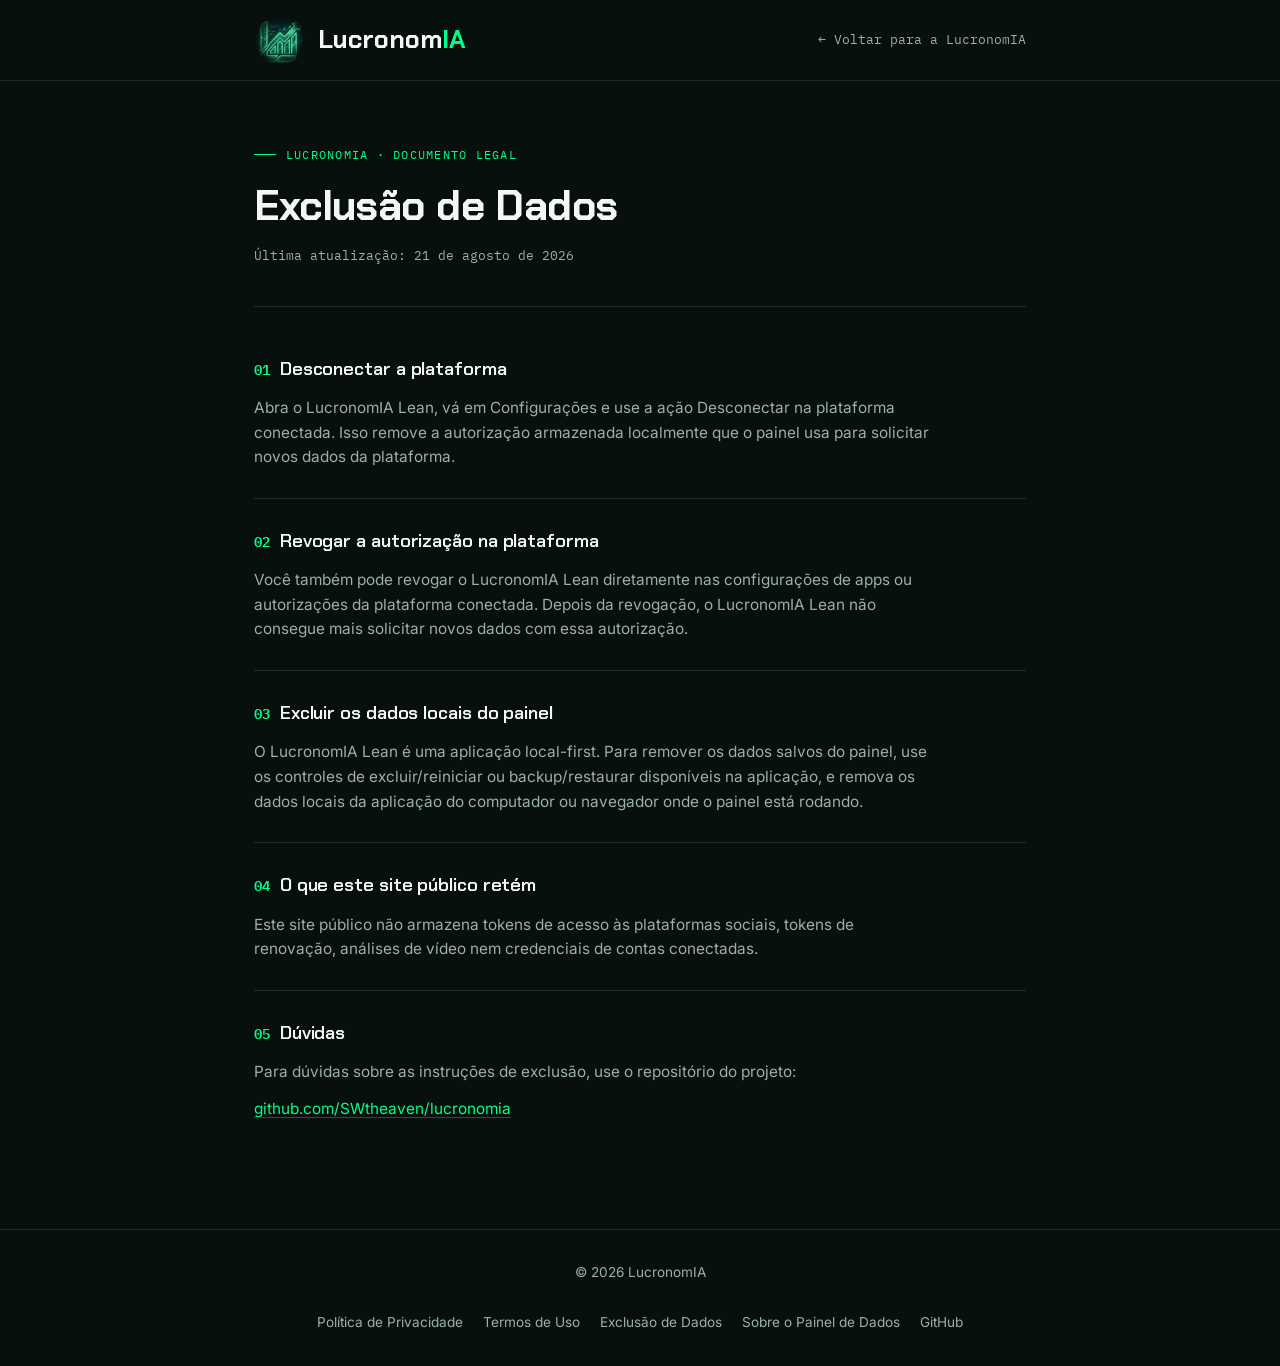
<file: data-deletion.html>
<!doctype html>
<html lang="pt-BR">
<head>
  <meta charset="utf-8">
  <meta name="viewport" content="width=device-width, initial-scale=1">
  <title>Exclusão de Dados — LucronomIA</title>
  <meta name="description" content="Instruções de exclusão de dados do LucronomIA Lean: como desconectar plataformas e remover dados locais do painel.">
  <link rel="preconnect" href="https://fonts.googleapis.com">
  <link rel="preconnect" href="https://fonts.gstatic.com" crossorigin>
  <link href="https://fonts.googleapis.com/css2?family=Chakra+Petch:wght@500;600;700&family=Inter:wght@400;500;600;700&family=IBM+Plex+Mono:wght@500;600&display=swap" rel="stylesheet">
  <link rel="stylesheet" href="styles.css">
</head>
<body>
  <header>
    <div class="wrap">
      <nav>
        <a class="brand" href="index.html">
          <img class="logo-mark" src="assets/logo-mark.png" alt="LucronomIA">
          <span class="wordmark">Lucronom<span class="accent">IA</span></span>
        </a>
        <a class="back-link" href="index.html">← Voltar para a LucronomIA</a>
      </nav>
    </div>
  </header>

  <main class="wrap">
    <div class="legal-hero">
      <div class="eyebrow">LucronomIA · documento legal</div>
      <h1>Exclusão de Dados</h1>
      <p class="legal-updated">Última atualização: 21 de agosto de 2026</p>
    </div>

    <div class="legal-body">
      <section class="legal-section">
        <h2><span class="num">01</span>Desconectar a plataforma</h2>
        <p>Abra o LucronomIA Lean, vá em Configurações e use a ação Desconectar na plataforma conectada. Isso remove a autorização armazenada localmente que o painel usa para solicitar novos dados da plataforma.</p>
      </section>

      <section class="legal-section">
        <h2><span class="num">02</span>Revogar a autorização na plataforma</h2>
        <p>Você também pode revogar o LucronomIA Lean diretamente nas configurações de apps ou autorizações da plataforma conectada. Depois da revogação, o LucronomIA Lean não consegue mais solicitar novos dados com essa autorização.</p>
      </section>

      <section class="legal-section">
        <h2><span class="num">03</span>Excluir os dados locais do painel</h2>
        <p>O LucronomIA Lean é uma aplicação local-first. Para remover os dados salvos do painel, use os controles de excluir/reiniciar ou backup/restaurar disponíveis na aplicação, e remova os dados locais da aplicação do computador ou navegador onde o painel está rodando.</p>
      </section>

      <section class="legal-section">
        <h2><span class="num">04</span>O que este site público retém</h2>
        <p>Este site público não armazena tokens de acesso às plataformas sociais, tokens de renovação, análises de vídeo nem credenciais de contas conectadas.</p>
      </section>

      <section class="legal-section">
        <h2><span class="num">05</span>Dúvidas</h2>
        <p>Para dúvidas sobre as instruções de exclusão, use o repositório do projeto:</p>
        <p><a href="https://github.com/SWtheaven/lucronomia">github.com/SWtheaven/lucronomia</a></p>
      </section>
    </div>
  </main>

  <footer>
    <div class="wrap footer-row">
      <span>© 2026 LucronomIA</span>
      <div class="footer-links">
        <a href="privacy.html">Política de Privacidade</a>
        <a href="terms.html">Termos de Uso</a>
        <a href="data-deletion.html">Exclusão de Dados</a>
        <a href="dashboard-acesso.html">Sobre o Painel de Dados</a>
        <a href="https://github.com/SWtheaven/lucronomia">GitHub</a>
      </div>
    </div>
  </footer>
</body>
</html>
</file>
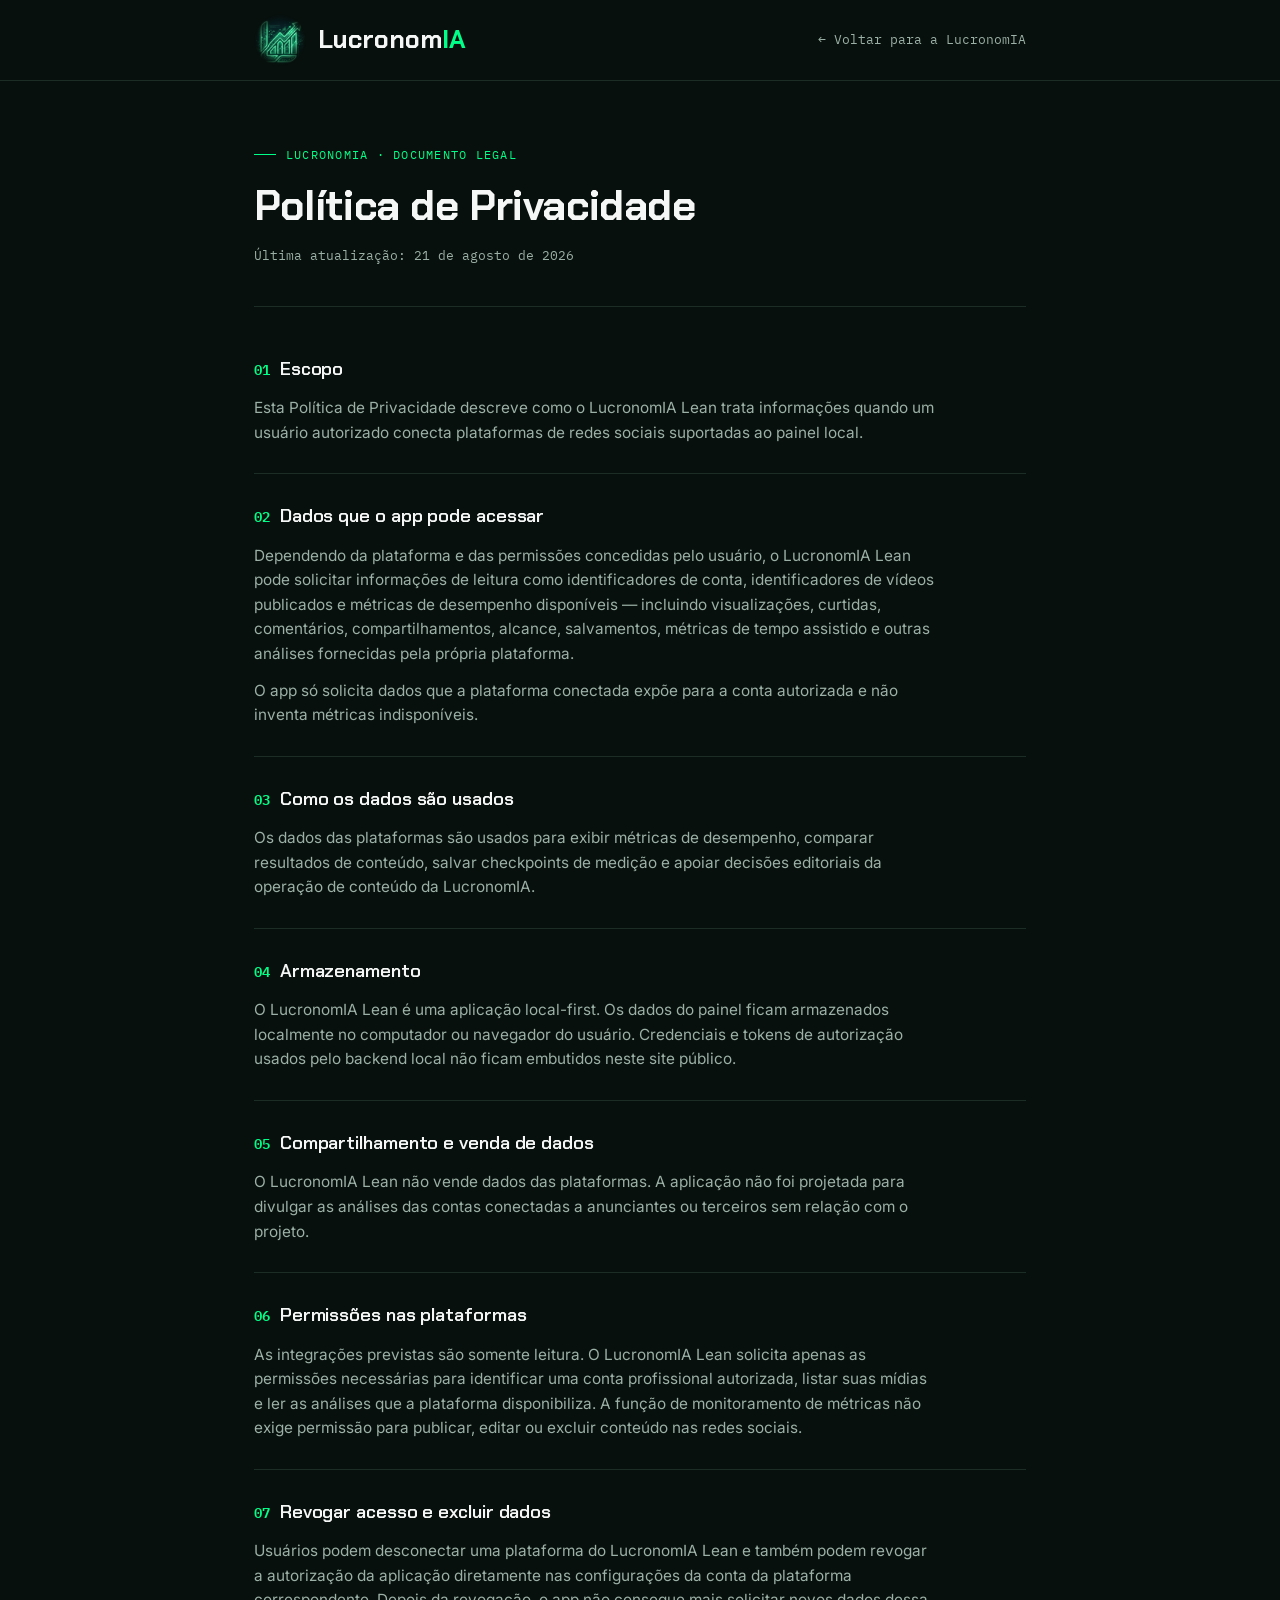
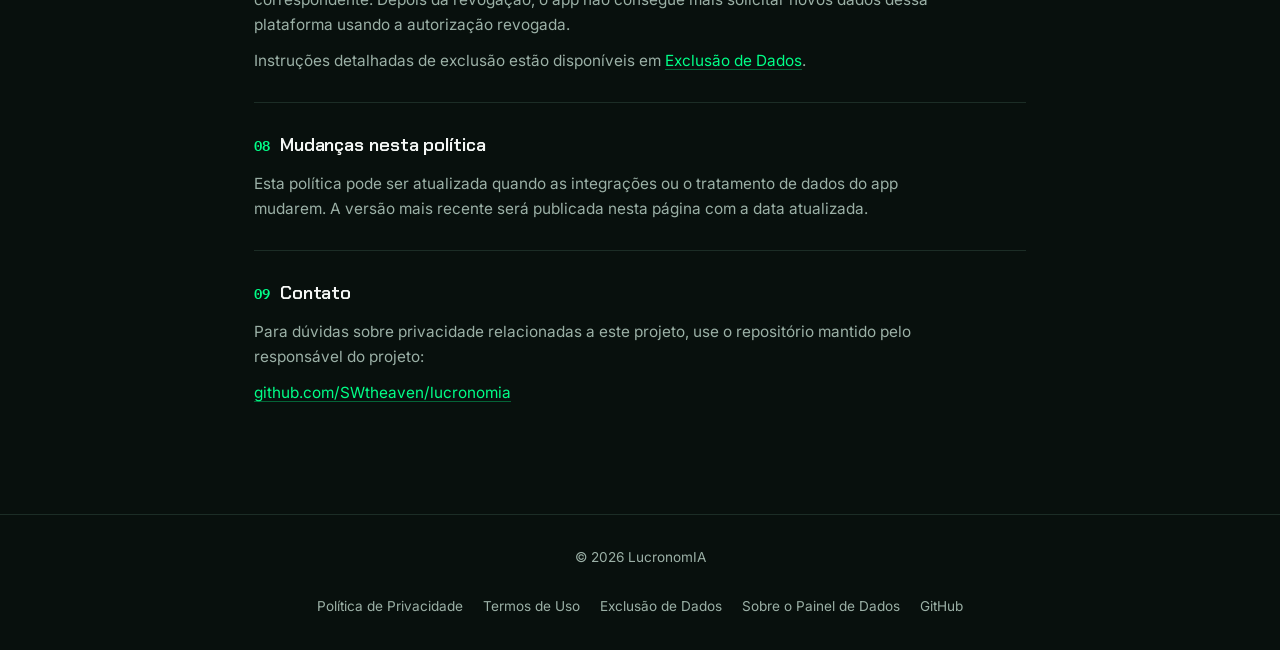
<file: privacy.html>
<!doctype html>
<html lang="pt-BR">
<head>
  <meta charset="utf-8">
  <meta name="viewport" content="width=device-width, initial-scale=1">
  <title>Política de Privacidade — LucronomIA</title>
  <meta name="description" content="Política de Privacidade do LucronomIA Lean: como o painel trata dados ao conectar plataformas de redes sociais.">
  <link rel="preconnect" href="https://fonts.googleapis.com">
  <link rel="preconnect" href="https://fonts.gstatic.com" crossorigin>
  <link href="https://fonts.googleapis.com/css2?family=Chakra+Petch:wght@500;600;700&family=Inter:wght@400;500;600;700&family=IBM+Plex+Mono:wght@500;600&display=swap" rel="stylesheet">
  <link rel="stylesheet" href="styles.css">
</head>
<body>
  <header>
    <div class="wrap">
      <nav>
        <a class="brand" href="index.html">
          <img class="logo-mark" src="assets/logo-mark.png" alt="LucronomIA">
          <span class="wordmark">Lucronom<span class="accent">IA</span></span>
        </a>
        <a class="back-link" href="index.html">← Voltar para a LucronomIA</a>
      </nav>
    </div>
  </header>

  <main class="wrap">
    <div class="legal-hero">
      <div class="eyebrow">LucronomIA · documento legal</div>
      <h1>Política de Privacidade</h1>
      <p class="legal-updated">Última atualização: 21 de agosto de 2026</p>
    </div>

    <div class="legal-body">
      <section class="legal-section">
        <h2><span class="num">01</span>Escopo</h2>
        <p>Esta Política de Privacidade descreve como o LucronomIA Lean trata informações quando um usuário autorizado conecta plataformas de redes sociais suportadas ao painel local.</p>
      </section>

      <section class="legal-section">
        <h2><span class="num">02</span>Dados que o app pode acessar</h2>
        <p>Dependendo da plataforma e das permissões concedidas pelo usuário, o LucronomIA Lean pode solicitar informações de leitura como identificadores de conta, identificadores de vídeos publicados e métricas de desempenho disponíveis — incluindo visualizações, curtidas, comentários, compartilhamentos, alcance, salvamentos, métricas de tempo assistido e outras análises fornecidas pela própria plataforma.</p>
        <p>O app só solicita dados que a plataforma conectada expõe para a conta autorizada e não inventa métricas indisponíveis.</p>
      </section>

      <section class="legal-section">
        <h2><span class="num">03</span>Como os dados são usados</h2>
        <p>Os dados das plataformas são usados para exibir métricas de desempenho, comparar resultados de conteúdo, salvar checkpoints de medição e apoiar decisões editoriais da operação de conteúdo da LucronomIA.</p>
      </section>

      <section class="legal-section">
        <h2><span class="num">04</span>Armazenamento</h2>
        <p>O LucronomIA Lean é uma aplicação local-first. Os dados do painel ficam armazenados localmente no computador ou navegador do usuário. Credenciais e tokens de autorização usados pelo backend local não ficam embutidos neste site público.</p>
      </section>

      <section class="legal-section">
        <h2><span class="num">05</span>Compartilhamento e venda de dados</h2>
        <p>O LucronomIA Lean não vende dados das plataformas. A aplicação não foi projetada para divulgar as análises das contas conectadas a anunciantes ou terceiros sem relação com o projeto.</p>
      </section>

      <section class="legal-section">
        <h2><span class="num">06</span>Permissões nas plataformas</h2>
        <p>As integrações previstas são somente leitura. O LucronomIA Lean solicita apenas as permissões necessárias para identificar uma conta profissional autorizada, listar suas mídias e ler as análises que a plataforma disponibiliza. A função de monitoramento de métricas não exige permissão para publicar, editar ou excluir conteúdo nas redes sociais.</p>
      </section>

      <section class="legal-section">
        <h2><span class="num">07</span>Revogar acesso e excluir dados</h2>
        <p>Usuários podem desconectar uma plataforma do LucronomIA Lean e também podem revogar a autorização da aplicação diretamente nas configurações da conta da plataforma correspondente. Depois da revogação, o app não consegue mais solicitar novos dados dessa plataforma usando a autorização revogada.</p>
        <p>Instruções detalhadas de exclusão estão disponíveis em <a href="data-deletion.html">Exclusão de Dados</a>.</p>
      </section>

      <section class="legal-section">
        <h2><span class="num">08</span>Mudanças nesta política</h2>
        <p>Esta política pode ser atualizada quando as integrações ou o tratamento de dados do app mudarem. A versão mais recente será publicada nesta página com a data atualizada.</p>
      </section>

      <section class="legal-section">
        <h2><span class="num">09</span>Contato</h2>
        <p>Para dúvidas sobre privacidade relacionadas a este projeto, use o repositório mantido pelo responsável do projeto:</p>
        <p><a href="https://github.com/SWtheaven/lucronomia">github.com/SWtheaven/lucronomia</a></p>
      </section>
    </div>
  </main>

  <footer>
    <div class="wrap footer-row">
      <span>© 2026 LucronomIA</span>
      <div class="footer-links">
        <a href="privacy.html">Política de Privacidade</a>
        <a href="terms.html">Termos de Uso</a>
        <a href="data-deletion.html">Exclusão de Dados</a>
        <a href="dashboard-acesso.html">Sobre o Painel de Dados</a>
        <a href="https://github.com/SWtheaven/lucronomia">GitHub</a>
      </div>
    </div>
  </footer>
</body>
</html>
</file>
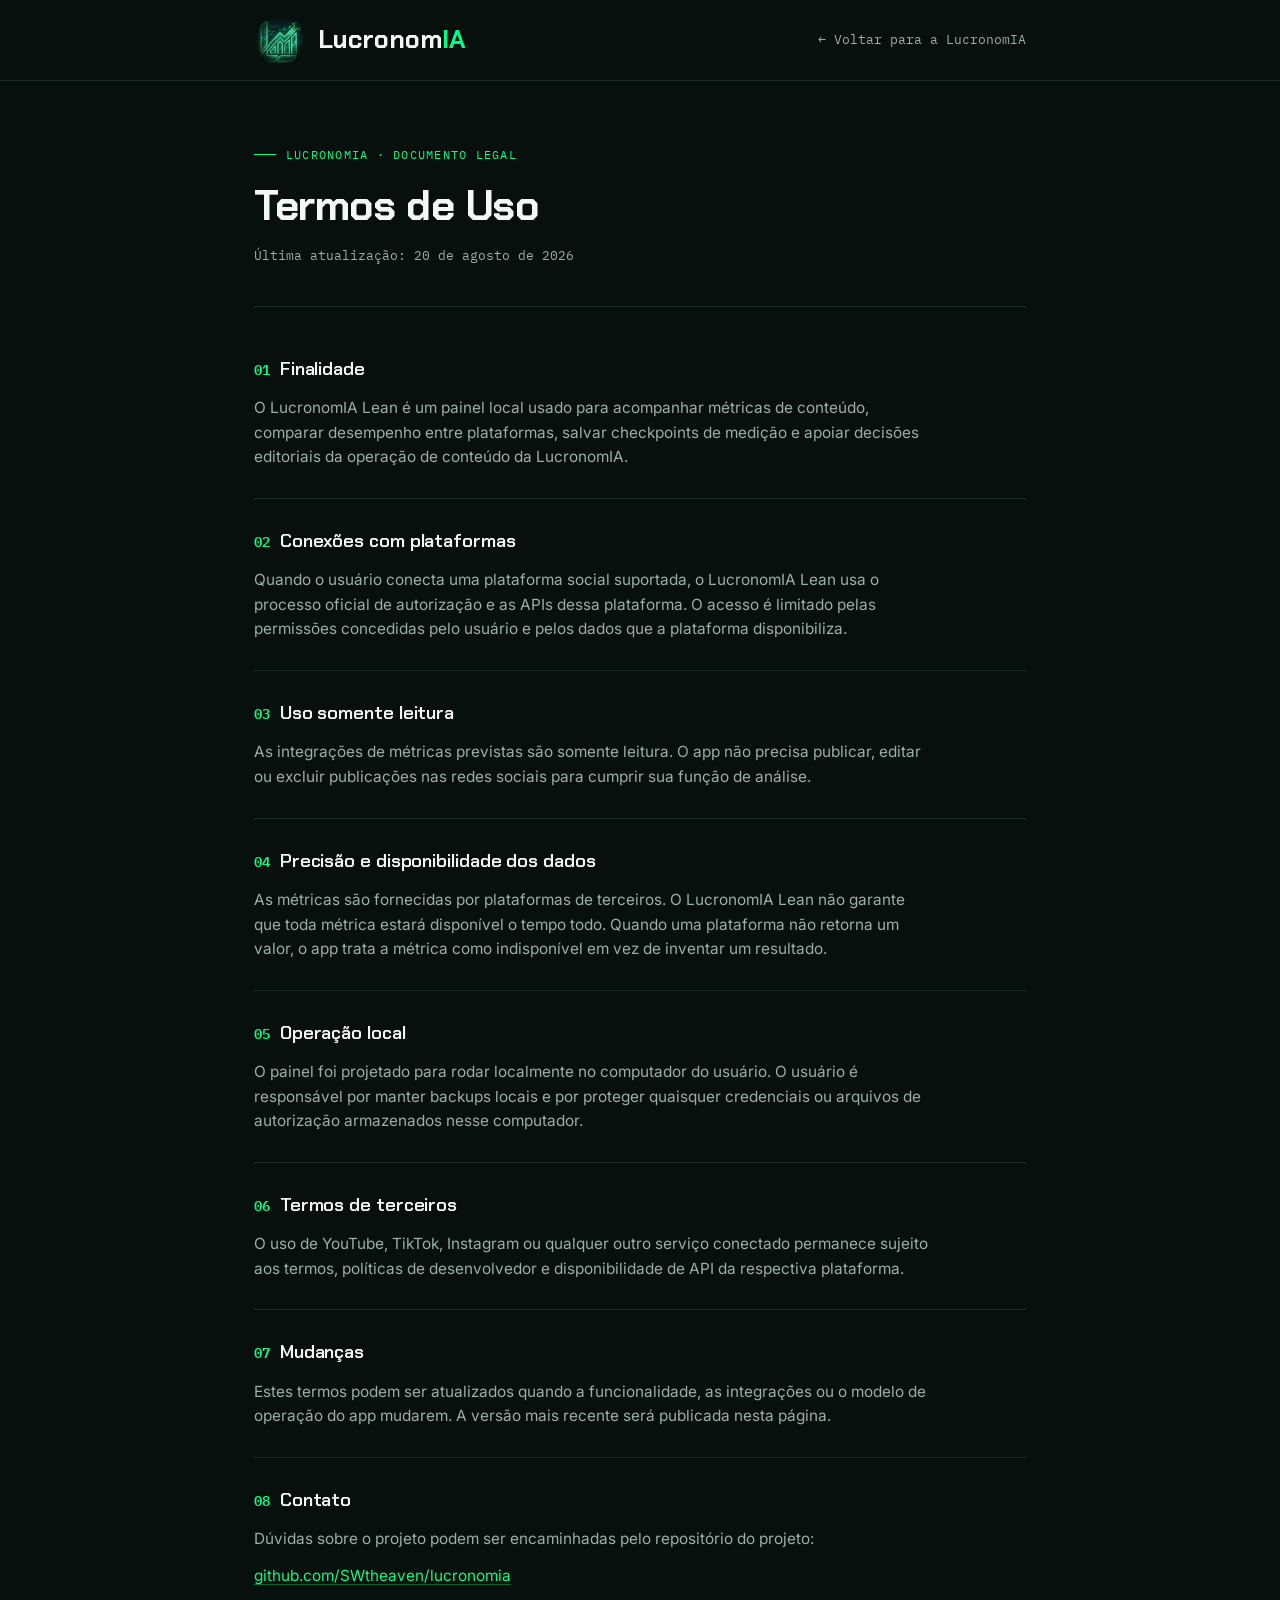
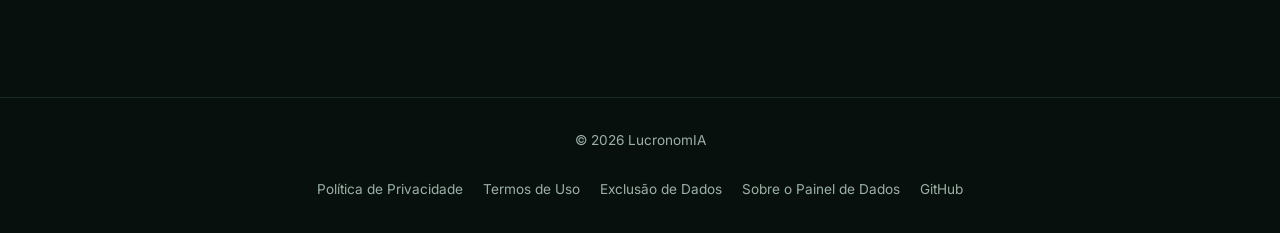
<file: terms.html>
<!doctype html>
<html lang="pt-BR">
<head>
  <meta charset="utf-8">
  <meta name="viewport" content="width=device-width, initial-scale=1">
  <title>Termos de Uso — LucronomIA</title>
  <meta name="description" content="Termos de Uso do LucronomIA Lean, o painel local de métricas e operação de conteúdo da LucronomIA.">
  <link rel="preconnect" href="https://fonts.googleapis.com">
  <link rel="preconnect" href="https://fonts.gstatic.com" crossorigin>
  <link href="https://fonts.googleapis.com/css2?family=Chakra+Petch:wght@500;600;700&family=Inter:wght@400;500;600;700&family=IBM+Plex+Mono:wght@500;600&display=swap" rel="stylesheet">
  <link rel="stylesheet" href="styles.css">
</head>
<body>
  <header>
    <div class="wrap">
      <nav>
        <a class="brand" href="index.html">
          <img class="logo-mark" src="assets/logo-mark.png" alt="LucronomIA">
          <span class="wordmark">Lucronom<span class="accent">IA</span></span>
        </a>
        <a class="back-link" href="index.html">← Voltar para a LucronomIA</a>
      </nav>
    </div>
  </header>

  <main class="wrap">
    <div class="legal-hero">
      <div class="eyebrow">LucronomIA · documento legal</div>
      <h1>Termos de Uso</h1>
      <p class="legal-updated">Última atualização: 20 de agosto de 2026</p>
    </div>

    <div class="legal-body">
      <section class="legal-section">
        <h2><span class="num">01</span>Finalidade</h2>
        <p>O LucronomIA Lean é um painel local usado para acompanhar métricas de conteúdo, comparar desempenho entre plataformas, salvar checkpoints de medição e apoiar decisões editoriais da operação de conteúdo da LucronomIA.</p>
      </section>

      <section class="legal-section">
        <h2><span class="num">02</span>Conexões com plataformas</h2>
        <p>Quando o usuário conecta uma plataforma social suportada, o LucronomIA Lean usa o processo oficial de autorização e as APIs dessa plataforma. O acesso é limitado pelas permissões concedidas pelo usuário e pelos dados que a plataforma disponibiliza.</p>
      </section>

      <section class="legal-section">
        <h2><span class="num">03</span>Uso somente leitura</h2>
        <p>As integrações de métricas previstas são somente leitura. O app não precisa publicar, editar ou excluir publicações nas redes sociais para cumprir sua função de análise.</p>
      </section>

      <section class="legal-section">
        <h2><span class="num">04</span>Precisão e disponibilidade dos dados</h2>
        <p>As métricas são fornecidas por plataformas de terceiros. O LucronomIA Lean não garante que toda métrica estará disponível o tempo todo. Quando uma plataforma não retorna um valor, o app trata a métrica como indisponível em vez de inventar um resultado.</p>
      </section>

      <section class="legal-section">
        <h2><span class="num">05</span>Operação local</h2>
        <p>O painel foi projetado para rodar localmente no computador do usuário. O usuário é responsável por manter backups locais e por proteger quaisquer credenciais ou arquivos de autorização armazenados nesse computador.</p>
      </section>

      <section class="legal-section">
        <h2><span class="num">06</span>Termos de terceiros</h2>
        <p>O uso de YouTube, TikTok, Instagram ou qualquer outro serviço conectado permanece sujeito aos termos, políticas de desenvolvedor e disponibilidade de API da respectiva plataforma.</p>
      </section>

      <section class="legal-section">
        <h2><span class="num">07</span>Mudanças</h2>
        <p>Estes termos podem ser atualizados quando a funcionalidade, as integrações ou o modelo de operação do app mudarem. A versão mais recente será publicada nesta página.</p>
      </section>

      <section class="legal-section">
        <h2><span class="num">08</span>Contato</h2>
        <p>Dúvidas sobre o projeto podem ser encaminhadas pelo repositório do projeto:</p>
        <p><a href="https://github.com/SWtheaven/lucronomia">github.com/SWtheaven/lucronomia</a></p>
      </section>
    </div>
  </main>

  <footer>
    <div class="wrap footer-row">
      <span>© 2026 LucronomIA</span>
      <div class="footer-links">
        <a href="privacy.html">Política de Privacidade</a>
        <a href="terms.html">Termos de Uso</a>
        <a href="data-deletion.html">Exclusão de Dados</a>
        <a href="dashboard-acesso.html">Sobre o Painel de Dados</a>
        <a href="https://github.com/SWtheaven/lucronomia">GitHub</a>
      </div>
    </div>
  </footer>
</body>
</html>
</file>
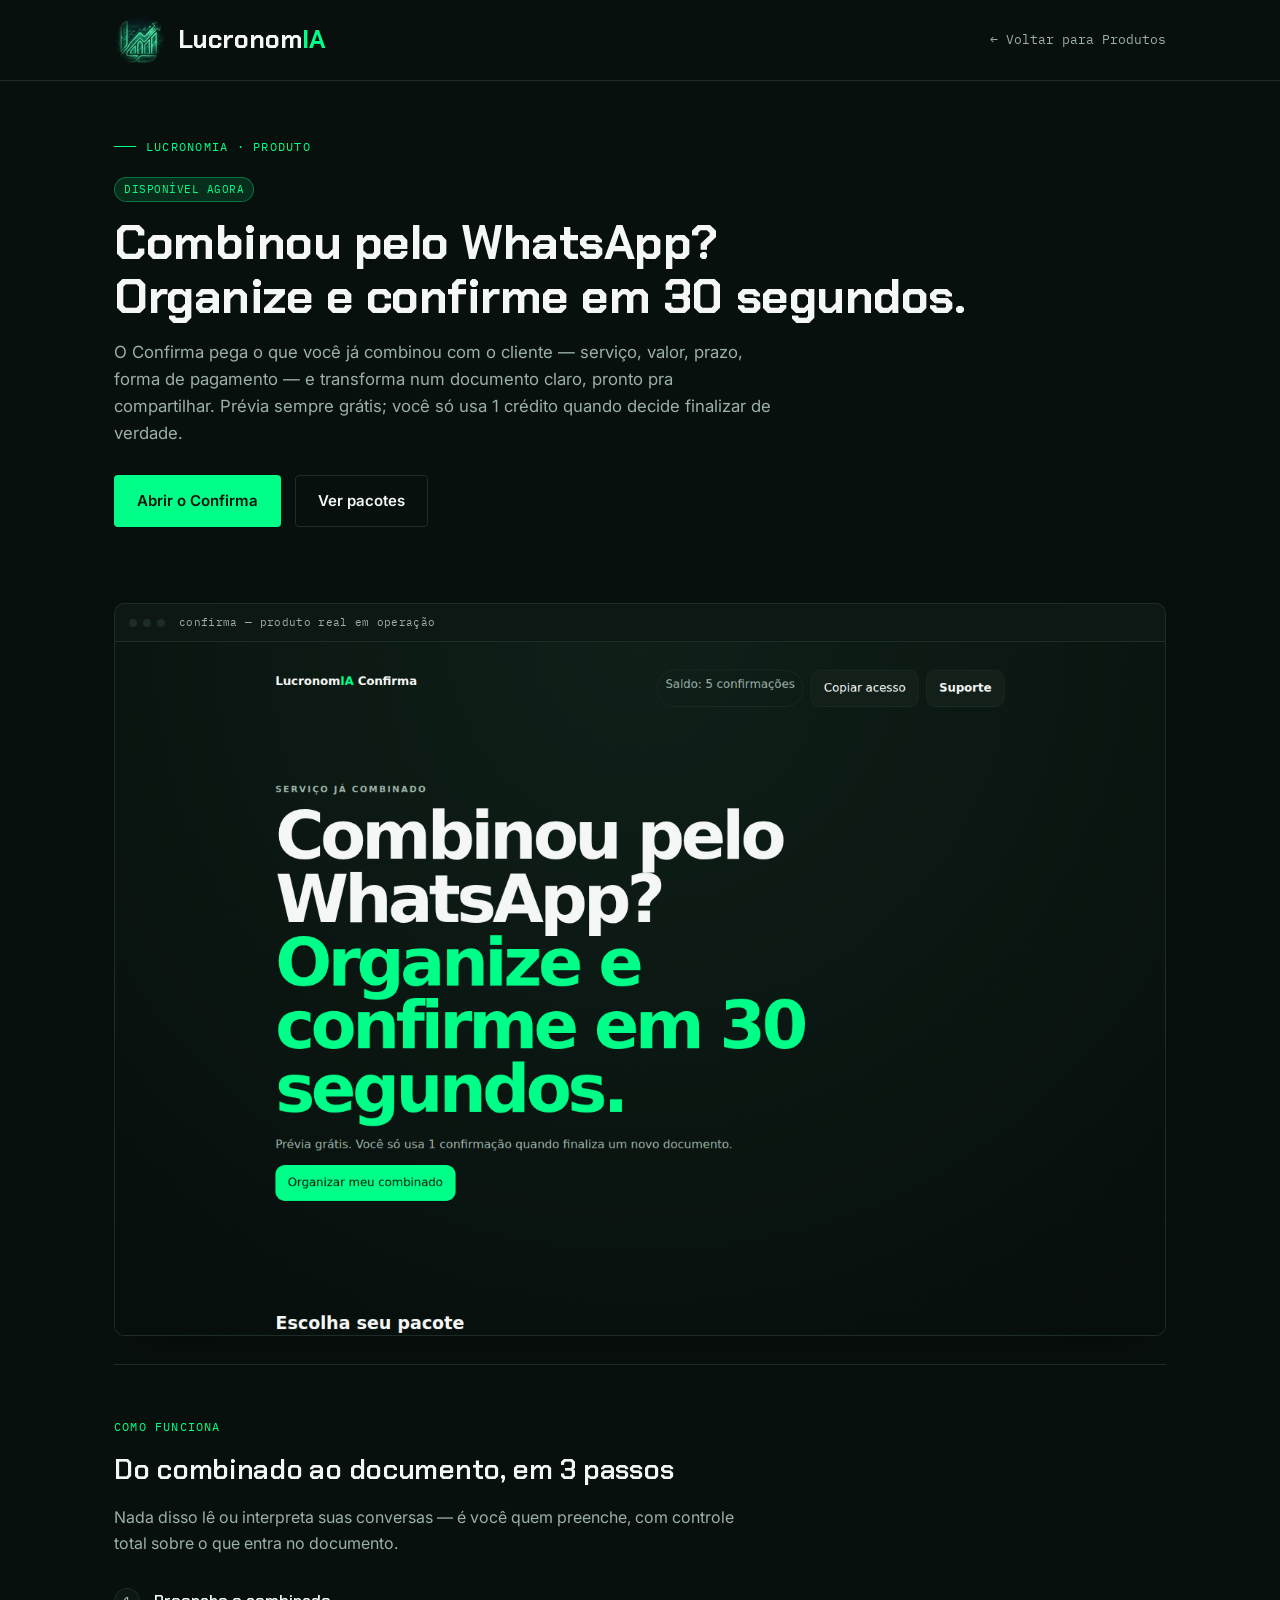
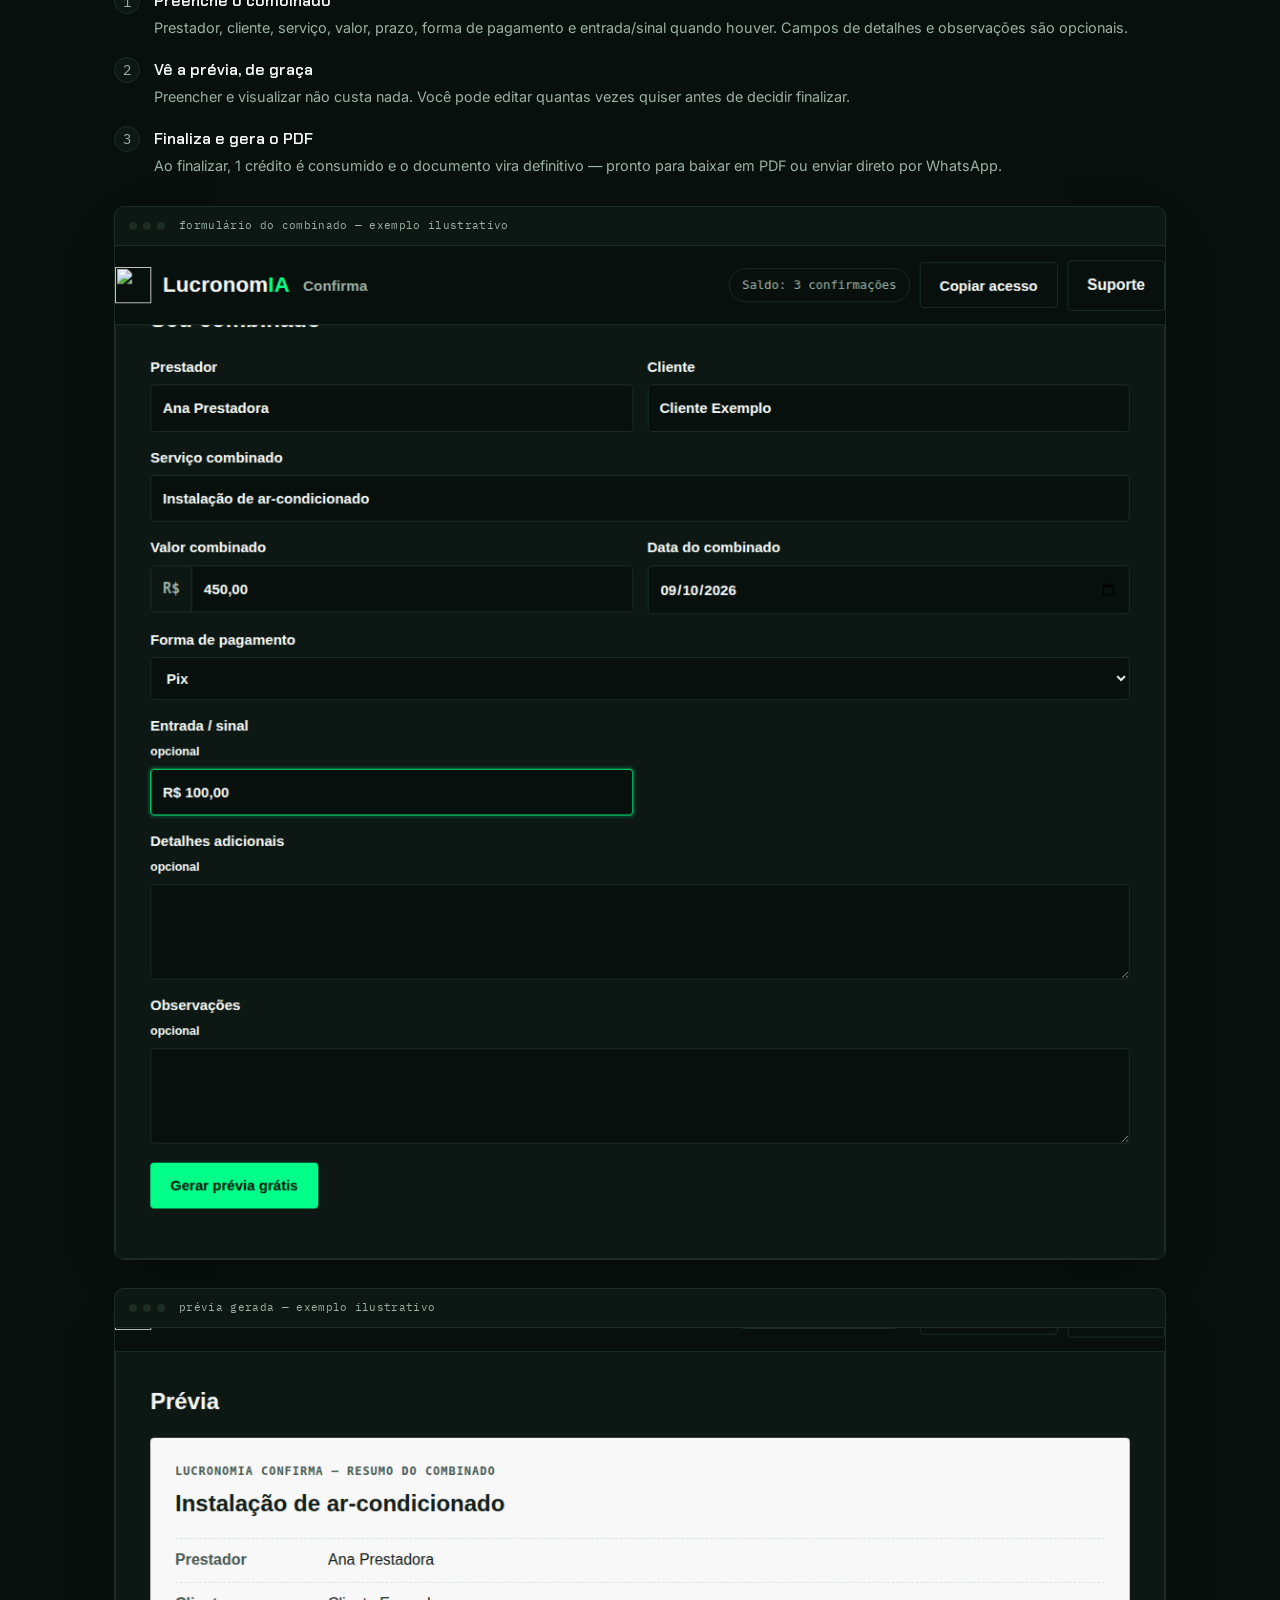
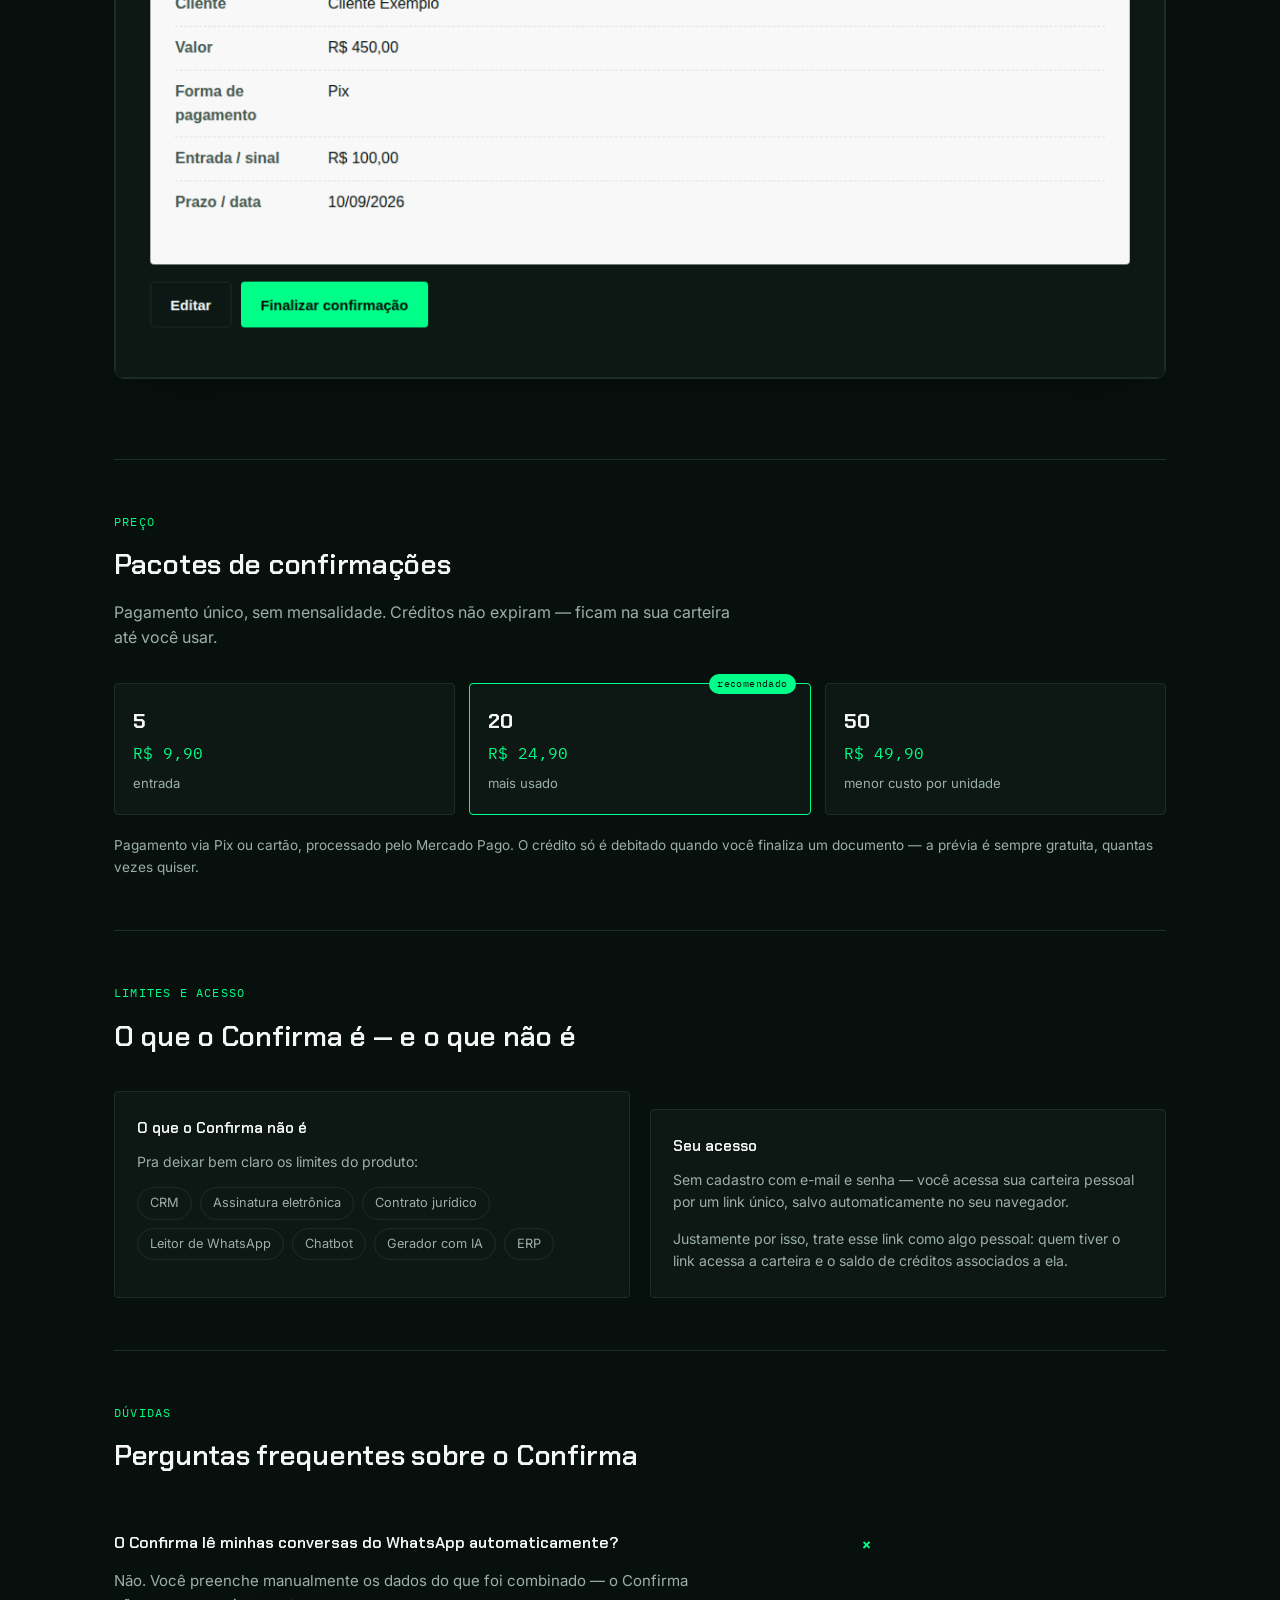
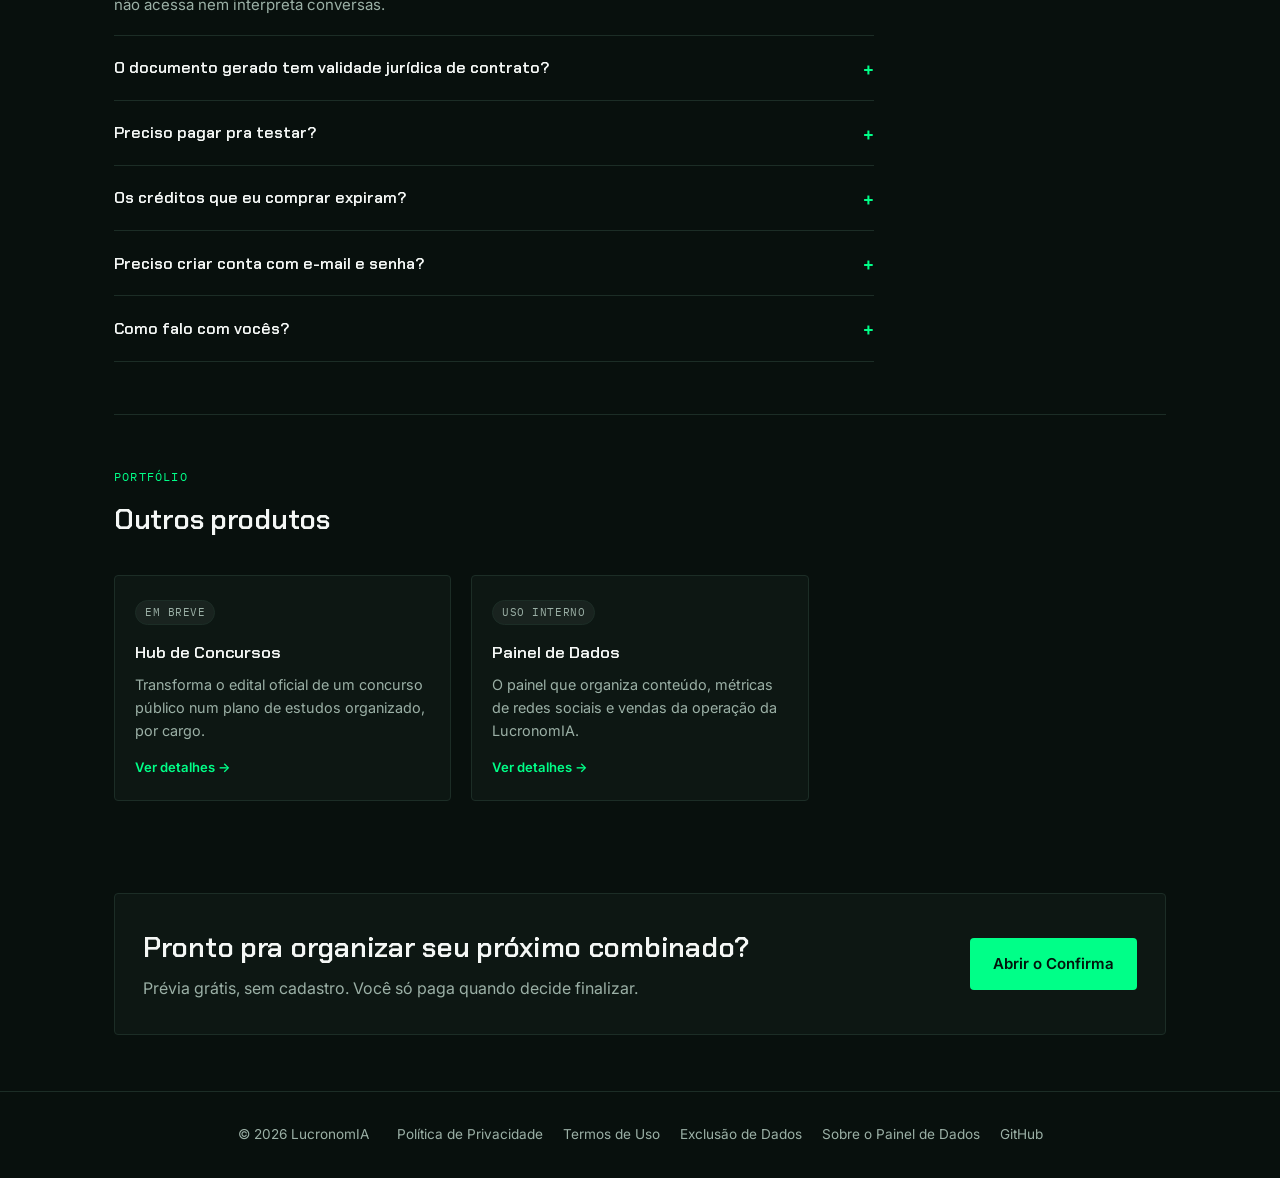
<file: produtos/confirma.html>
<!doctype html>
<html lang="pt-BR">
<head>
  <meta charset="utf-8">
  <meta name="viewport" content="width=device-width, initial-scale=1">
  <title>Confirma — LucronomIA</title>
  <meta name="description" content="Combinou pelo WhatsApp? O Confirma organiza o que foi acertado com o cliente e gera um documento claro em segundos. Prévia grátis, pagamento único por confirmação.">
  <link rel="preconnect" href="https://fonts.googleapis.com">
  <link rel="preconnect" href="https://fonts.gstatic.com" crossorigin>
  <link href="https://fonts.googleapis.com/css2?family=Chakra+Petch:wght@500;600;700&family=Inter:wght@400;500;600;700&family=IBM+Plex+Mono:wght@500;600&display=swap" rel="stylesheet">
  <link rel="stylesheet" href="../styles.css">
  <link rel="stylesheet" href="produto.css">
</head>
<body>
  <header>
    <div class="wrap">
      <nav>
        <a class="brand" href="../index.html">
          <img class="logo-mark" src="../assets/logo-mark.png" alt="LucronomIA">
          <span class="wordmark">Lucronom<span class="accent">IA</span></span>
        </a>
        <a class="back-link" href="../index.html#produtos">← Voltar para Produtos</a>
      </nav>
    </div>
  </header>

  <main class="wrap">
    <div class="product-hero">
      <div class="eyebrow">LucronomIA · Produto</div>
      <span class="badge live">Disponível agora</span>
      <h1>Combinou pelo WhatsApp?<br>Organize e confirme em 30 segundos.</h1>
      <p class="lede">O Confirma pega o que você já combinou com o cliente — serviço, valor, prazo, forma de pagamento — e transforma num documento claro, pronto pra compartilhar. Prévia sempre grátis; você só usa 1 crédito quando decide finalizar de verdade.</p>
      <div class="cta-row" style="display:flex;gap:14px;flex-wrap:wrap;">
        <a class="btn btn-primary" href="/confirma/">Abrir o Confirma</a>
        <a class="btn btn-ghost" href="#pacotes">Ver pacotes</a>
      </div>
    </div>

    <div class="screenshot-frame">
      <div class="screenshot-bar"><span class="dot"></span><span class="dot"></span><span class="dot"></span><span class="label">confirma — produto real em operação</span></div>
      <img src="../assets/previews/confirma.png" alt="Tela inicial do Confirma com os pacotes de créditos">
    </div>

    <section class="block">
      <div class="section-head">
        <div class="section-label">Como funciona</div>
        <h2>Do combinado ao documento, em 3 passos</h2>
        <p>Nada disso lê ou interpreta suas conversas — é você quem preenche, com controle total sobre o que entra no documento.</p>
      </div>
      <div class="flow-steps">
        <div class="flow-step"><span class="flow-num">1</span><div><strong>Preenche o combinado</strong><span>Prestador, cliente, serviço, valor, prazo, forma de pagamento e entrada/sinal quando houver. Campos de detalhes e observações são opcionais.</span></div></div>
        <div class="flow-step"><span class="flow-num">2</span><div><strong>Vê a prévia, de graça</strong><span>Preencher e visualizar não custa nada. Você pode editar quantas vezes quiser antes de decidir finalizar.</span></div></div>
        <div class="flow-step"><span class="flow-num">3</span><div><strong>Finaliza e gera o PDF</strong><span>Ao finalizar, 1 crédito é consumido e o documento vira definitivo — pronto para baixar em PDF ou enviar direto por WhatsApp.</span></div></div>
      </div>

      <div class="screenshot-frame">
        <div class="screenshot-bar"><span class="dot"></span><span class="dot"></span><span class="dot"></span><span class="label">formulário do combinado — exemplo ilustrativo</span></div>
        <img src="assets/confirma-formulario.png" alt="Formulário do Confirma preenchido com um exemplo de combinado">
      </div>
      <div class="screenshot-frame">
        <div class="screenshot-bar"><span class="dot"></span><span class="dot"></span><span class="dot"></span><span class="label">prévia gerada — exemplo ilustrativo</span></div>
        <img src="assets/confirma-previa.png" alt="Prévia do documento gerado pelo Confirma a partir do exemplo preenchido">
      </div>
    </section>

    <section class="block" id="pacotes">
      <div class="section-head">
        <div class="section-label">Preço</div>
        <h2>Pacotes de confirmações</h2>
        <p>Pagamento único, sem mensalidade. Créditos não expiram — ficam na sua carteira até você usar.</p>
      </div>
      <div class="pricing-grid">
        <div class="price-card"><div class="credits">5</div><div class="price">R$ 9,90</div><div class="role">entrada</div></div>
        <div class="price-card rec"><span class="rec-tag">recomendado</span><div class="credits">20</div><div class="price">R$ 24,90</div><div class="role">mais usado</div></div>
        <div class="price-card"><div class="credits">50</div><div class="price">R$ 49,90</div><div class="role">menor custo por unidade</div></div>
      </div>
      <p style="color:var(--text-mute); font-size:0.85rem;">Pagamento via Pix ou cartão, processado pelo Mercado Pago. O crédito só é debitado quando você finaliza um documento — a prévia é sempre gratuita, quantas vezes quiser.</p>
    </section>

    <section class="block">
      <div class="section-head">
        <div class="section-label">Limites e acesso</div>
        <h2>O que o Confirma é — e o que não é</h2>
      </div>
      <div class="grid-2" style="display:grid; grid-template-columns:1fr 1fr; gap:20px;">
        <div class="side-card">
          <h4>O que o Confirma não é</h4>
          <p>Pra deixar bem claro os limites do produto:</p>
          <div class="not-list">
            <span class="not-chip">CRM</span>
            <span class="not-chip">Assinatura eletrônica</span>
            <span class="not-chip">Contrato jurídico</span>
            <span class="not-chip">Leitor de WhatsApp</span>
            <span class="not-chip">Chatbot</span>
            <span class="not-chip">Gerador com IA</span>
            <span class="not-chip">ERP</span>
          </div>
        </div>
        <div class="side-card">
          <h4>Seu acesso</h4>
          <p>Sem cadastro com e-mail e senha — você acessa sua carteira pessoal por um link único, salvo automaticamente no seu navegador.</p>
          <p>Justamente por isso, trate esse link como algo pessoal: quem tiver o link acessa a carteira e o saldo de créditos associados a ela.</p>
        </div>
      </div>
    </section>

    <section class="block">
      <div class="section-head">
        <div class="section-label">Dúvidas</div>
        <h2>Perguntas frequentes sobre o Confirma</h2>
      </div>
      <div class="faq-list">
        <details class="faq-item" open>
          <summary>O Confirma lê minhas conversas do WhatsApp automaticamente? <span class="plus">+</span></summary>
          <p>Não. Você preenche manualmente os dados do que foi combinado — o Confirma não acessa nem interpreta conversas.</p>
        </details>
        <details class="faq-item">
          <summary>O documento gerado tem validade jurídica de contrato? <span class="plus">+</span></summary>
          <p>Não. O Confirma organiza e registra o que foi combinado de forma clara, mas não substitui um contrato formal.</p>
        </details>
        <details class="faq-item">
          <summary>Preciso pagar pra testar? <span class="plus">+</span></summary>
          <p>Não. Preencher o formulário e ver a prévia é sempre gratuito. Você só usa 1 crédito ao finalizar o documento de verdade.</p>
        </details>
        <details class="faq-item">
          <summary>Os créditos que eu comprar expiram? <span class="plus">+</span></summary>
          <p>Na regra atual, não. Eles ficam na sua carteira até você usar.</p>
        </details>
        <details class="faq-item">
          <summary>Preciso criar conta com e-mail e senha? <span class="plus">+</span></summary>
          <p>Não. Seu acesso é feito por um link/carteira pessoal — guarde esse link como algo pessoal, já que ele dá acesso à sua carteira.</p>
        </details>
        <details class="faq-item">
          <summary>Como falo com vocês? <span class="plus">+</span></summary>
          <p>Pelo e-mail <a href="mailto:contato@lucronomia.com.br">contato@lucronomia.com.br</a> ou pelas nossas redes sociais.</p>
        </details>
      </div>
    </section>

    <section class="block">
      <div class="section-head">
        <div class="section-label">Portfólio</div>
        <h2>Outros produtos</h2>
      </div>
      <div class="teaser-grid">
        <a class="teaser-card" href="hub.html">
          <span class="badge soon">Em breve</span>
          <h3>Hub de Concursos</h3>
          <p>Transforma o edital oficial de um concurso público num plano de estudos organizado, por cargo.</p>
          <span class="go">Ver detalhes →</span>
        </a>
        <a class="teaser-card" href="painel.html">
          <span class="badge internal">Uso interno</span>
          <h3>Painel de Dados</h3>
          <p>O painel que organiza conteúdo, métricas de redes sociais e vendas da operação da LucronomIA.</p>
          <span class="go">Ver detalhes →</span>
        </a>
      </div>
    </section>

    <div class="contact-box" style="margin:40px 0 56px;">
      <div>
        <h2 style="margin-bottom:6px;">Pronto pra organizar seu próximo combinado?</h2>
        <p style="color:var(--text-mute);">Prévia grátis, sem cadastro. Você só paga quando decide finalizar.</p>
      </div>
      <a class="btn btn-primary" href="/confirma/">Abrir o Confirma</a>
    </div>
  </main>

  <footer>
    <div class="wrap footer-row">
      <span>© 2026 LucronomIA</span>
      <div class="footer-links">
        <a href="../privacy.html">Política de Privacidade</a>
        <a href="../terms.html">Termos de Uso</a>
        <a href="../data-deletion.html">Exclusão de Dados</a>
        <a href="../dashboard-acesso.html">Sobre o Painel de Dados</a>
        <a href="https://github.com/SWtheaven/lucronomia">GitHub</a>
      </div>
    </div>
  </footer>
</body>
</html>
</file>
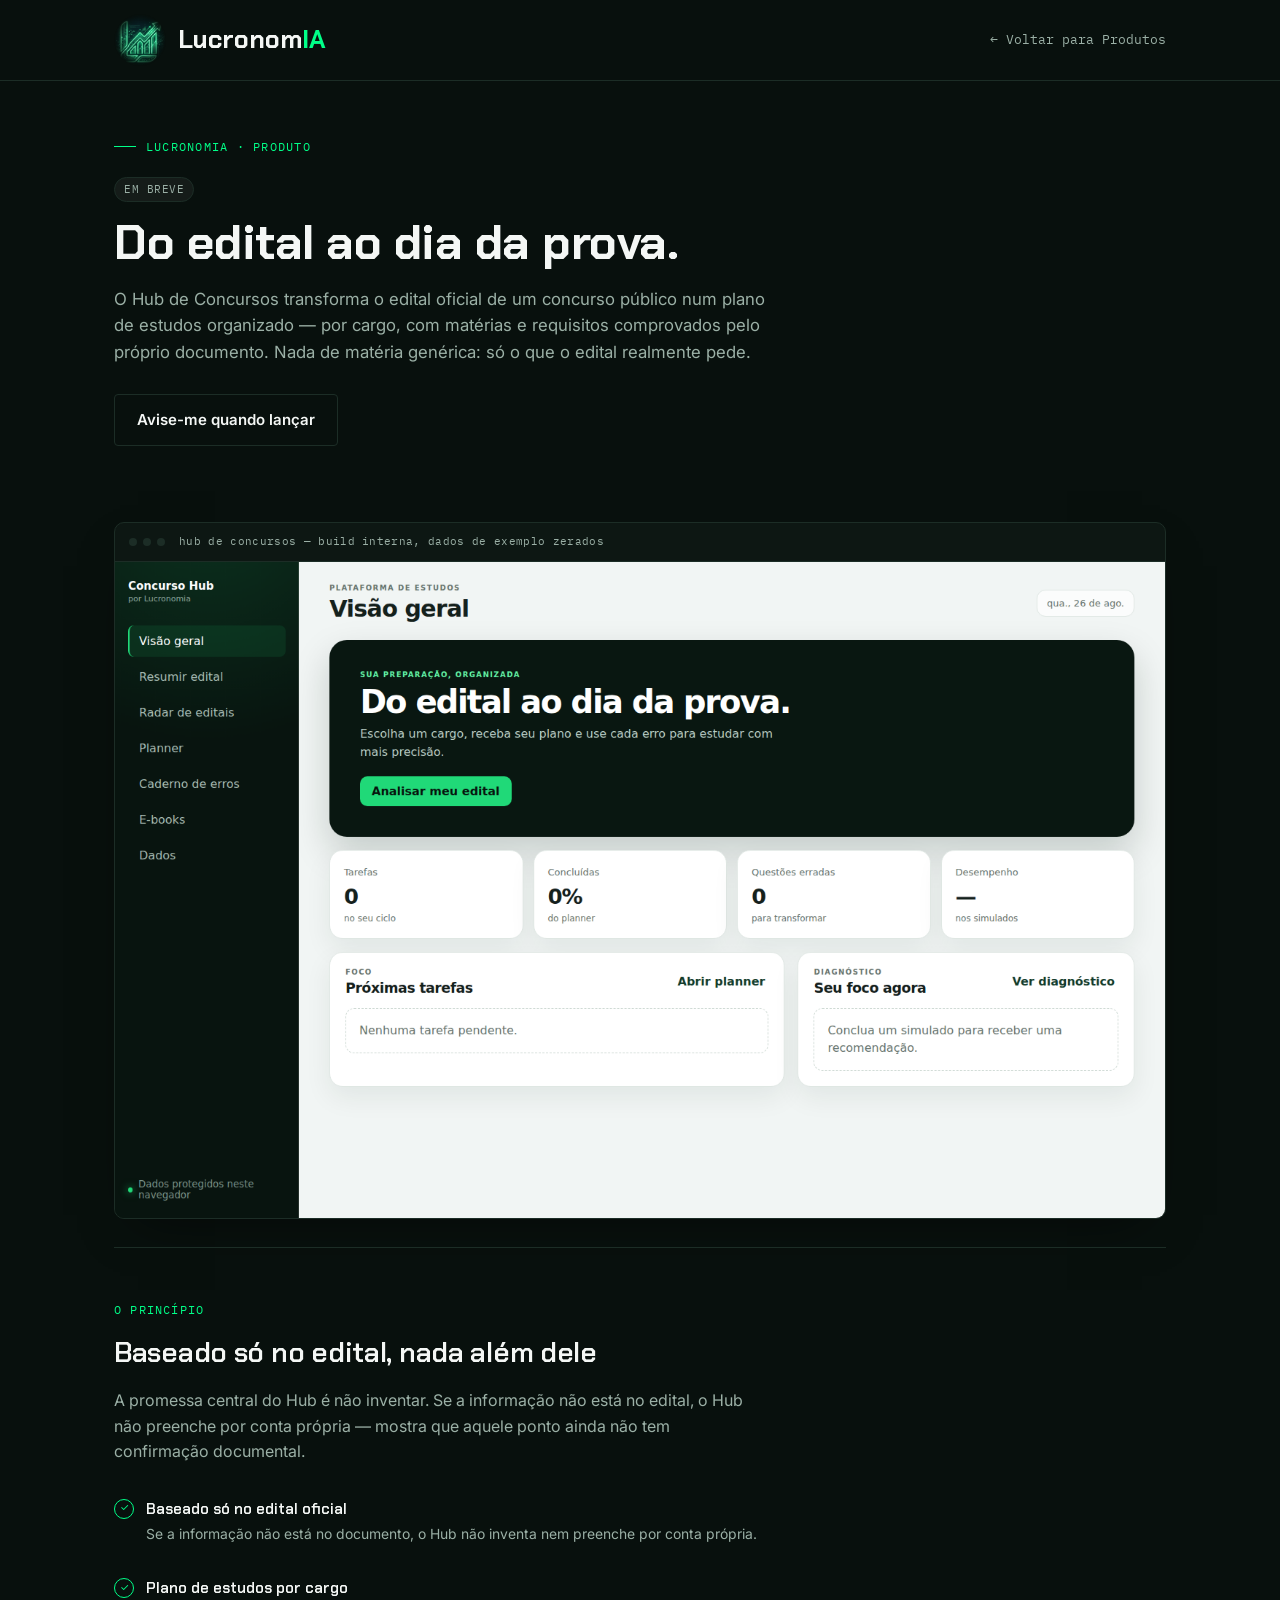
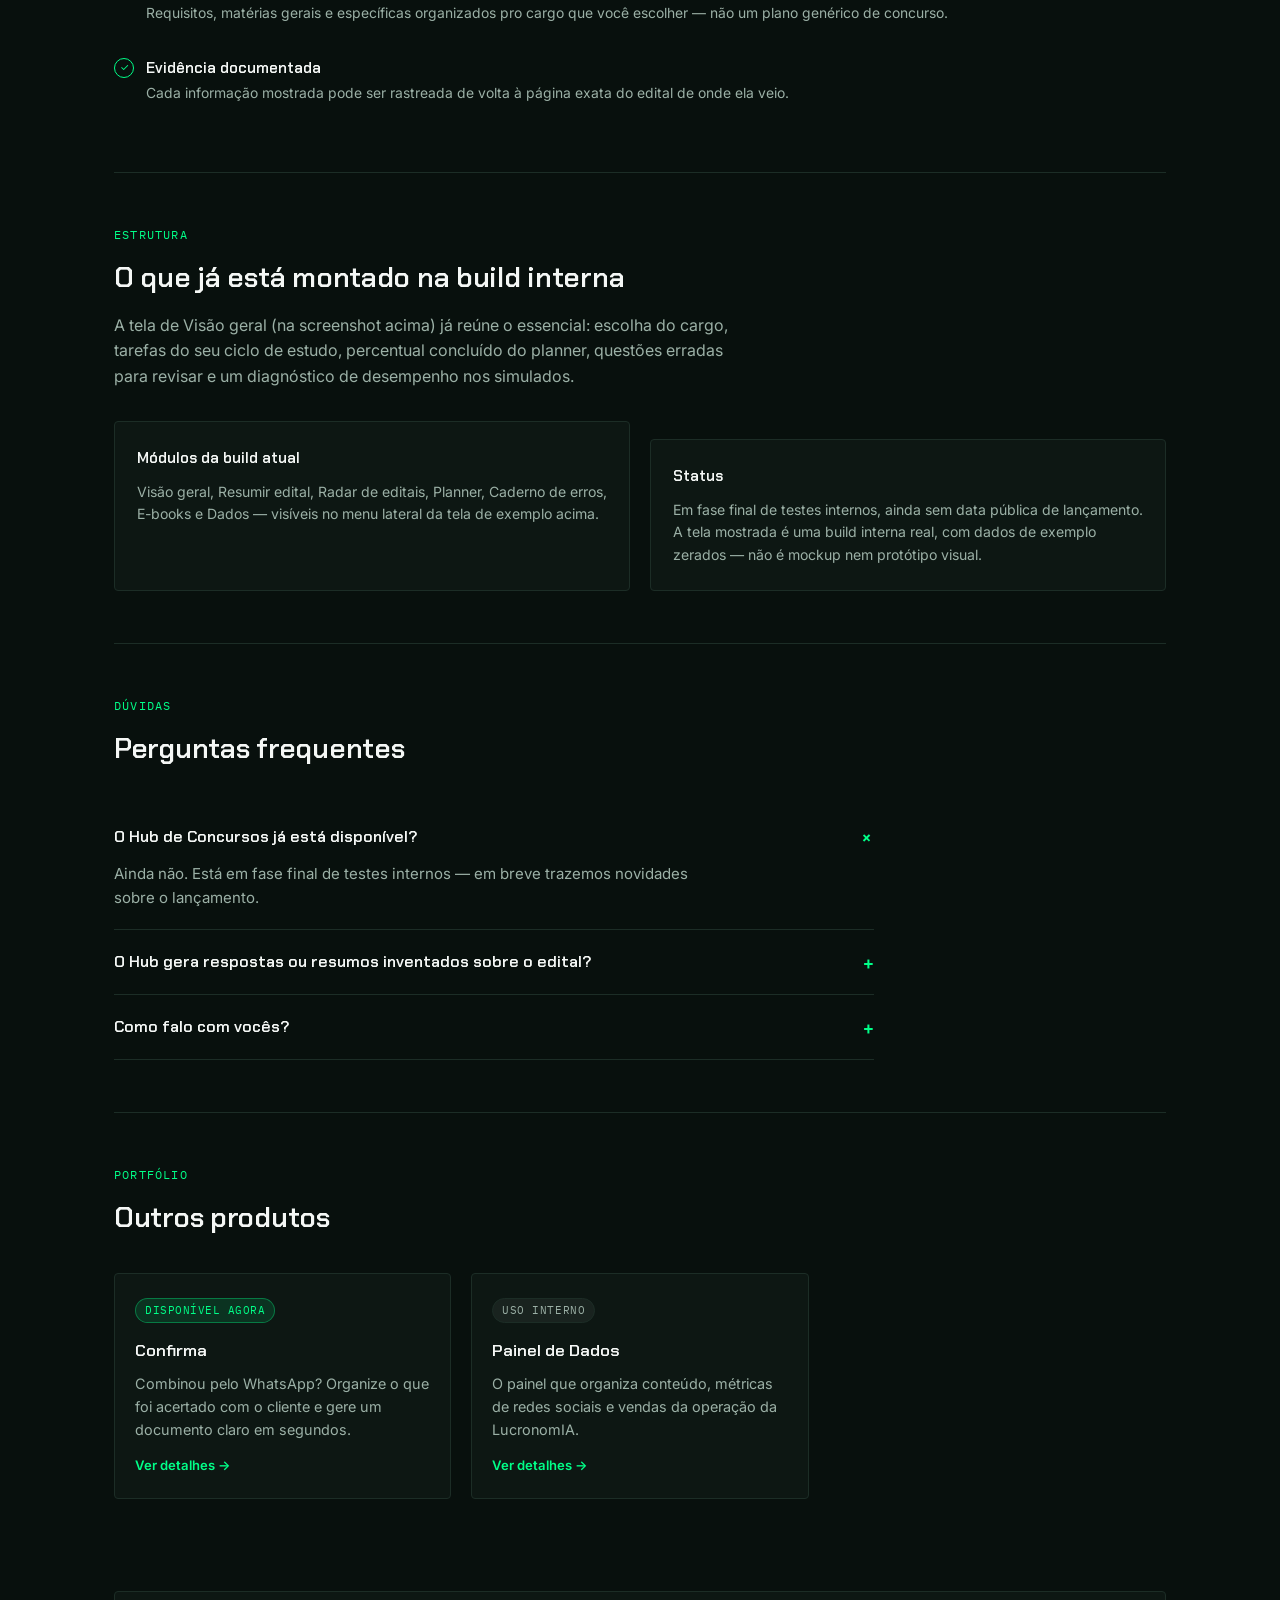
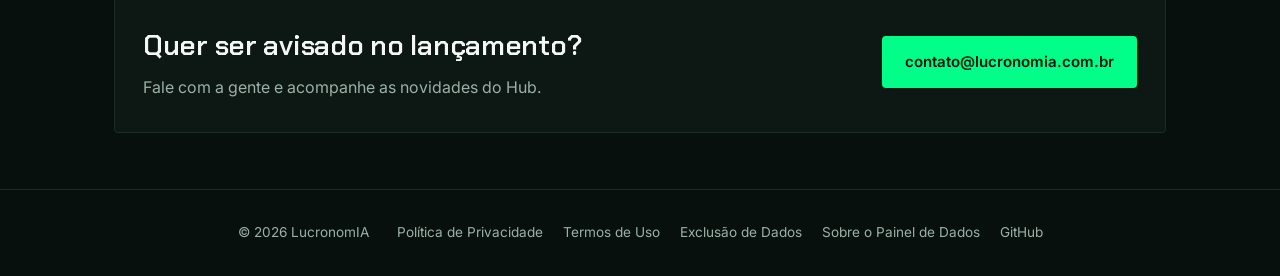
<file: produtos/hub.html>
<!doctype html>
<html lang="pt-BR">
<head>
  <meta charset="utf-8">
  <meta name="viewport" content="width=device-width, initial-scale=1">
  <title>Hub de Concursos — LucronomIA</title>
  <meta name="description" content="O Hub de Concursos transforma o edital oficial de um concurso público num plano de estudos organizado por cargo, com evidência rastreável ao próprio documento.">
  <link rel="preconnect" href="https://fonts.googleapis.com">
  <link rel="preconnect" href="https://fonts.gstatic.com" crossorigin>
  <link href="https://fonts.googleapis.com/css2?family=Chakra+Petch:wght@500;600;700&family=Inter:wght@400;500;600;700&family=IBM+Plex+Mono:wght@500;600&display=swap" rel="stylesheet">
  <link rel="stylesheet" href="../styles.css">
  <link rel="stylesheet" href="produto.css">
</head>
<body>
  <header>
    <div class="wrap">
      <nav>
        <a class="brand" href="../index.html">
          <img class="logo-mark" src="../assets/logo-mark.png" alt="LucronomIA">
          <span class="wordmark">Lucronom<span class="accent">IA</span></span>
        </a>
        <a class="back-link" href="../index.html#produtos">← Voltar para Produtos</a>
      </nav>
    </div>
  </header>

  <main class="wrap">
    <div class="product-hero">
      <div class="eyebrow">LucronomIA · Produto</div>
      <span class="badge soon">Em breve</span>
      <h1>Do edital ao dia da prova.</h1>
      <p class="lede">O Hub de Concursos transforma o edital oficial de um concurso público num plano de estudos organizado — por cargo, com matérias e requisitos comprovados pelo próprio documento. Nada de matéria genérica: só o que o edital realmente pede.</p>
      <div class="cta-row" style="display:flex;gap:14px;flex-wrap:wrap;">
        <a class="btn btn-ghost" href="../index.html#contato">Avise-me quando lançar</a>
      </div>
    </div>

    <div class="screenshot-frame">
      <div class="screenshot-bar"><span class="dot"></span><span class="dot"></span><span class="dot"></span><span class="label">hub de concursos — build interna, dados de exemplo zerados</span></div>
      <img src="../assets/previews/hub.png" alt="Tela inicial do Hub de Concursos, com visão geral do plano de estudos">
    </div>

    <section class="block">
      <div class="section-head">
        <div class="section-label">O princípio</div>
        <h2>Baseado só no edital, nada além dele</h2>
        <p>A promessa central do Hub é não inventar. Se a informação não está no edital, o Hub não preenche por conta própria — mostra que aquele ponto ainda não tem confirmação documental.</p>
      </div>
      <div class="preview-panel">
        <div class="feature-check"><span class="dot">✓</span><div><strong>Baseado só no edital oficial</strong><span>Se a informação não está no documento, o Hub não inventa nem preenche por conta própria.</span></div></div>
        <div class="feature-check"><span class="dot">✓</span><div><strong>Plano de estudos por cargo</strong><span>Requisitos, matérias gerais e específicas organizados pro cargo que você escolher — não um plano genérico de concurso.</span></div></div>
        <div class="feature-check"><span class="dot">✓</span><div><strong>Evidência documentada</strong><span>Cada informação mostrada pode ser rastreada de volta à página exata do edital de onde ela veio.</span></div></div>
      </div>
    </section>

    <section class="block">
      <div class="section-head">
        <div class="section-label">Estrutura</div>
        <h2>O que já está montado na build interna</h2>
        <p>A tela de Visão geral (na screenshot acima) já reúne o essencial: escolha do cargo, tarefas do seu ciclo de estudo, percentual concluído do planner, questões erradas para revisar e um diagnóstico de desempenho nos simulados.</p>
      </div>
      <div class="grid-2" style="display:grid; grid-template-columns:1fr 1fr; gap:20px;">
        <div class="side-card">
          <h4>Módulos da build atual</h4>
          <p>Visão geral, Resumir edital, Radar de editais, Planner, Caderno de erros, E-books e Dados — visíveis no menu lateral da tela de exemplo acima.</p>
        </div>
        <div class="side-card">
          <h4>Status</h4>
          <p>Em fase final de testes internos, ainda sem data pública de lançamento. A tela mostrada é uma build interna real, com dados de exemplo zerados — não é mockup nem protótipo visual.</p>
        </div>
      </div>
    </section>

    <section class="block">
      <div class="section-head">
        <div class="section-label">Dúvidas</div>
        <h2>Perguntas frequentes</h2>
      </div>
      <div class="faq-list">
        <details class="faq-item" open>
          <summary>O Hub de Concursos já está disponível? <span class="plus">+</span></summary>
          <p>Ainda não. Está em fase final de testes internos — em breve trazemos novidades sobre o lançamento.</p>
        </details>
        <details class="faq-item">
          <summary>O Hub gera respostas ou resumos inventados sobre o edital? <span class="plus">+</span></summary>
          <p>Não. O princípio central do produto é não inventar: se uma informação não está documentada no edital, o Hub não preenche esse espaço com um palpite.</p>
        </details>
        <details class="faq-item">
          <summary>Como falo com vocês? <span class="plus">+</span></summary>
          <p>Pelo e-mail <a href="mailto:contato@lucronomia.com.br">contato@lucronomia.com.br</a> ou pelas nossas redes sociais.</p>
        </details>
      </div>
    </section>

    <section class="block">
      <div class="section-head">
        <div class="section-label">Portfólio</div>
        <h2>Outros produtos</h2>
      </div>
      <div class="teaser-grid">
        <a class="teaser-card" href="confirma.html">
          <span class="badge live">Disponível agora</span>
          <h3>Confirma</h3>
          <p>Combinou pelo WhatsApp? Organize o que foi acertado com o cliente e gere um documento claro em segundos.</p>
          <span class="go">Ver detalhes →</span>
        </a>
        <a class="teaser-card" href="painel.html">
          <span class="badge internal">Uso interno</span>
          <h3>Painel de Dados</h3>
          <p>O painel que organiza conteúdo, métricas de redes sociais e vendas da operação da LucronomIA.</p>
          <span class="go">Ver detalhes →</span>
        </a>
      </div>
    </section>

    <div class="contact-box" style="margin:40px 0 56px;">
      <div>
        <h2 style="margin-bottom:6px;">Quer ser avisado no lançamento?</h2>
        <p style="color:var(--text-mute);">Fale com a gente e acompanhe as novidades do Hub.</p>
      </div>
      <a class="btn btn-primary" href="mailto:contato@lucronomia.com.br">contato@lucronomia.com.br</a>
    </div>
  </main>

  <footer>
    <div class="wrap footer-row">
      <span>© 2026 LucronomIA</span>
      <div class="footer-links">
        <a href="../privacy.html">Política de Privacidade</a>
        <a href="../terms.html">Termos de Uso</a>
        <a href="../data-deletion.html">Exclusão de Dados</a>
        <a href="../dashboard-acesso.html">Sobre o Painel de Dados</a>
        <a href="https://github.com/SWtheaven/lucronomia">GitHub</a>
      </div>
    </div>
  </footer>
</body>
</html>
</file>
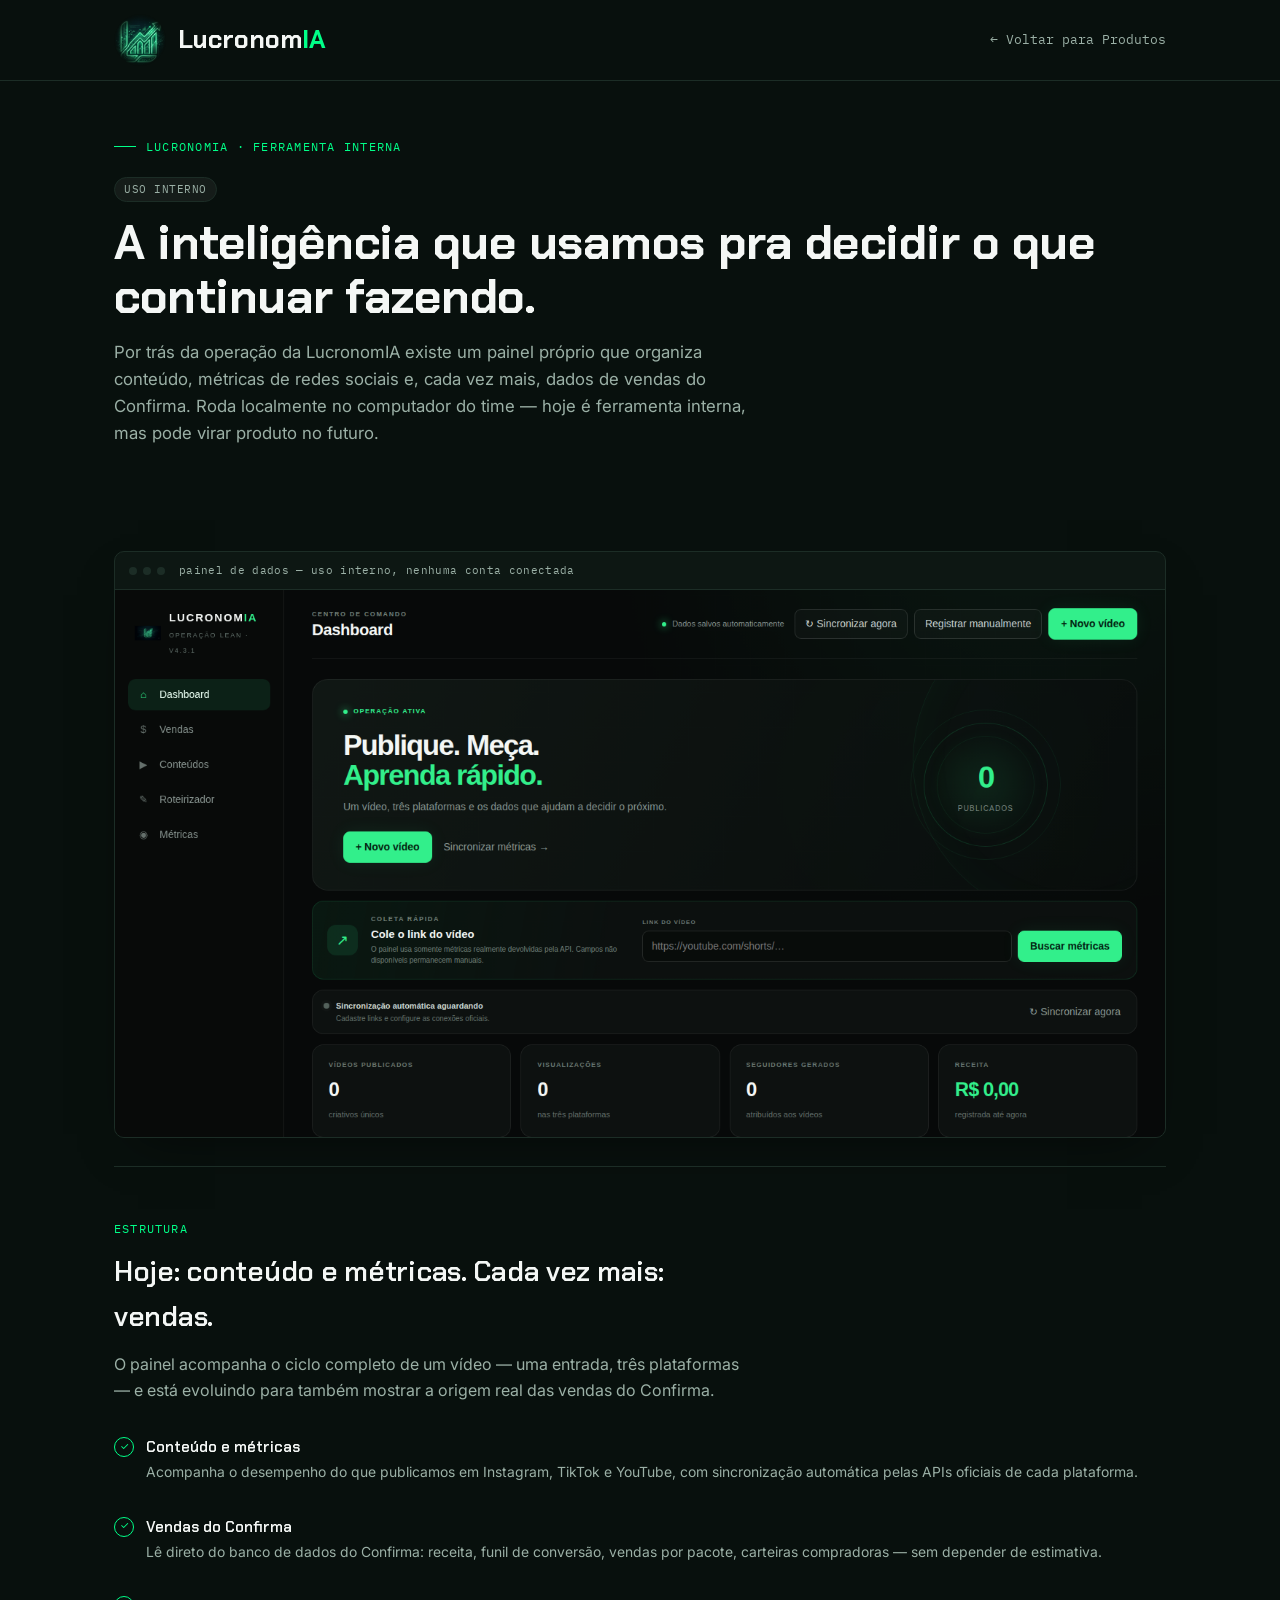
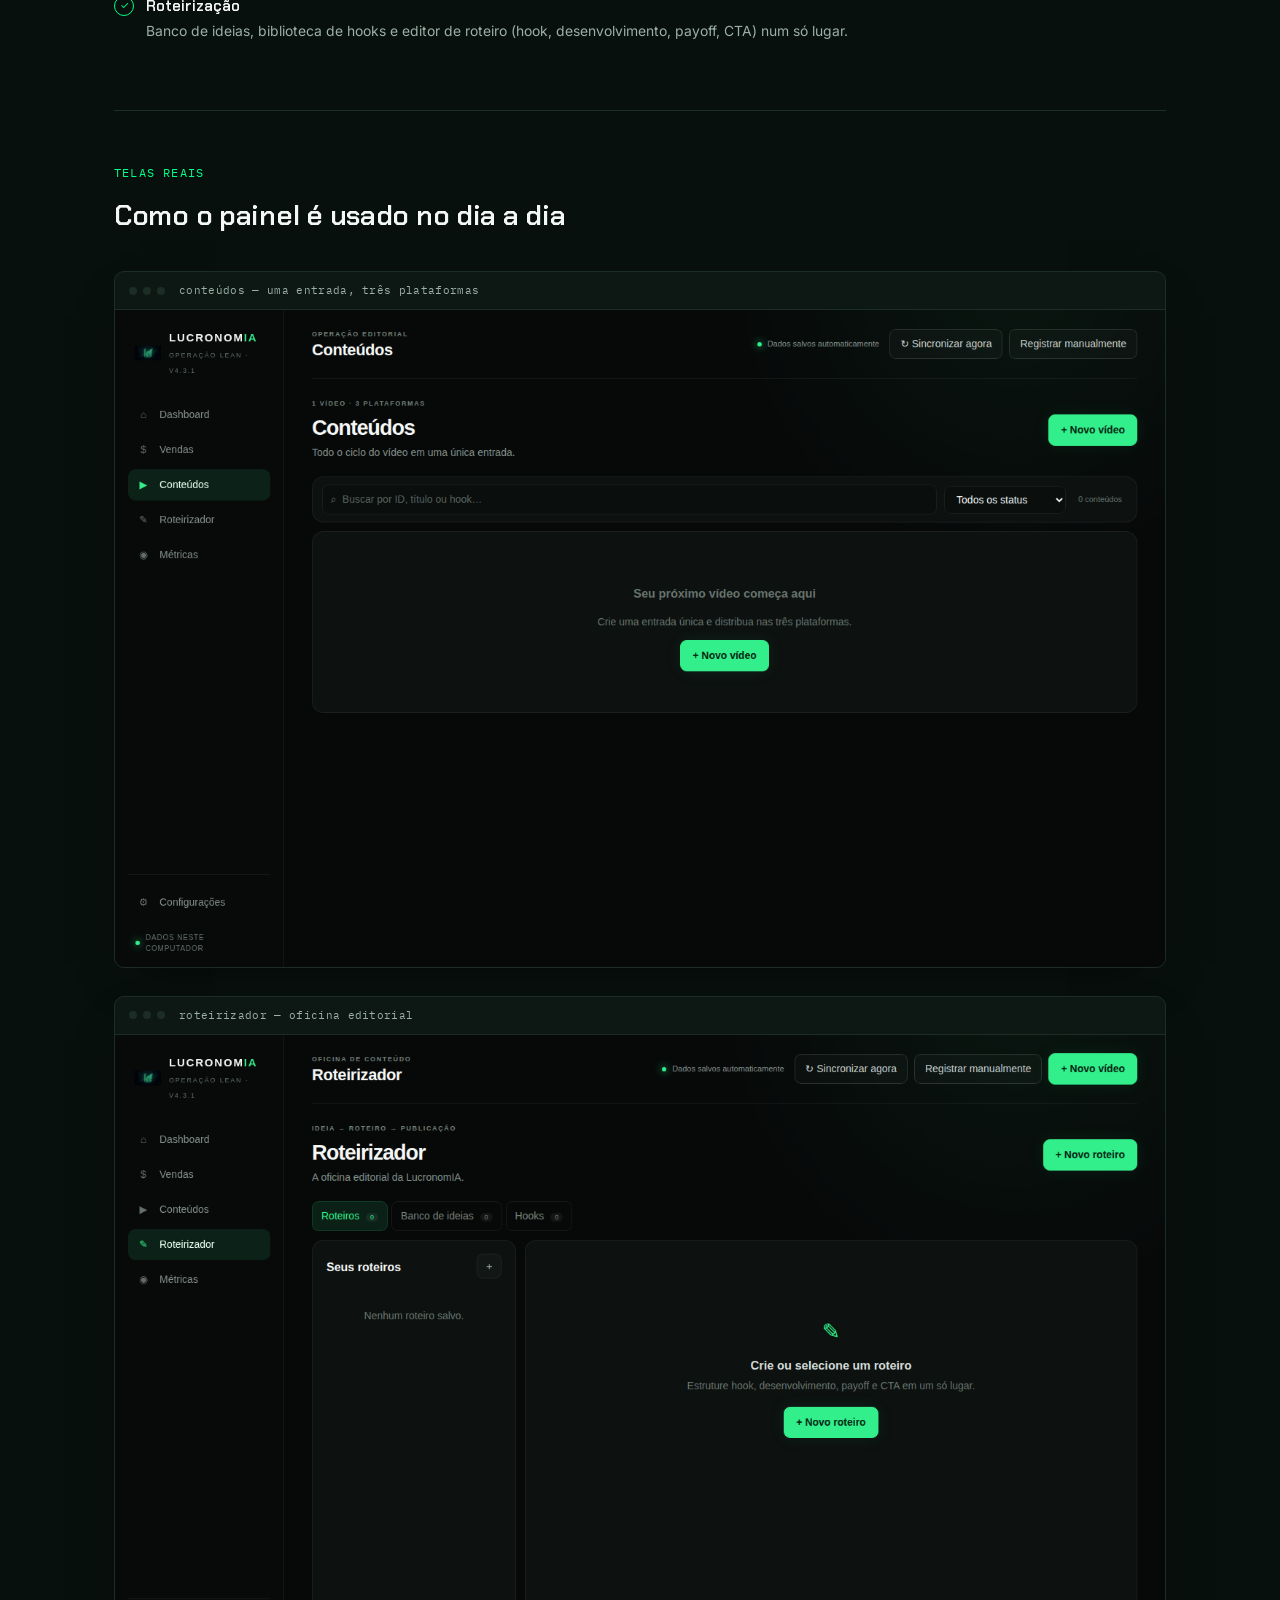
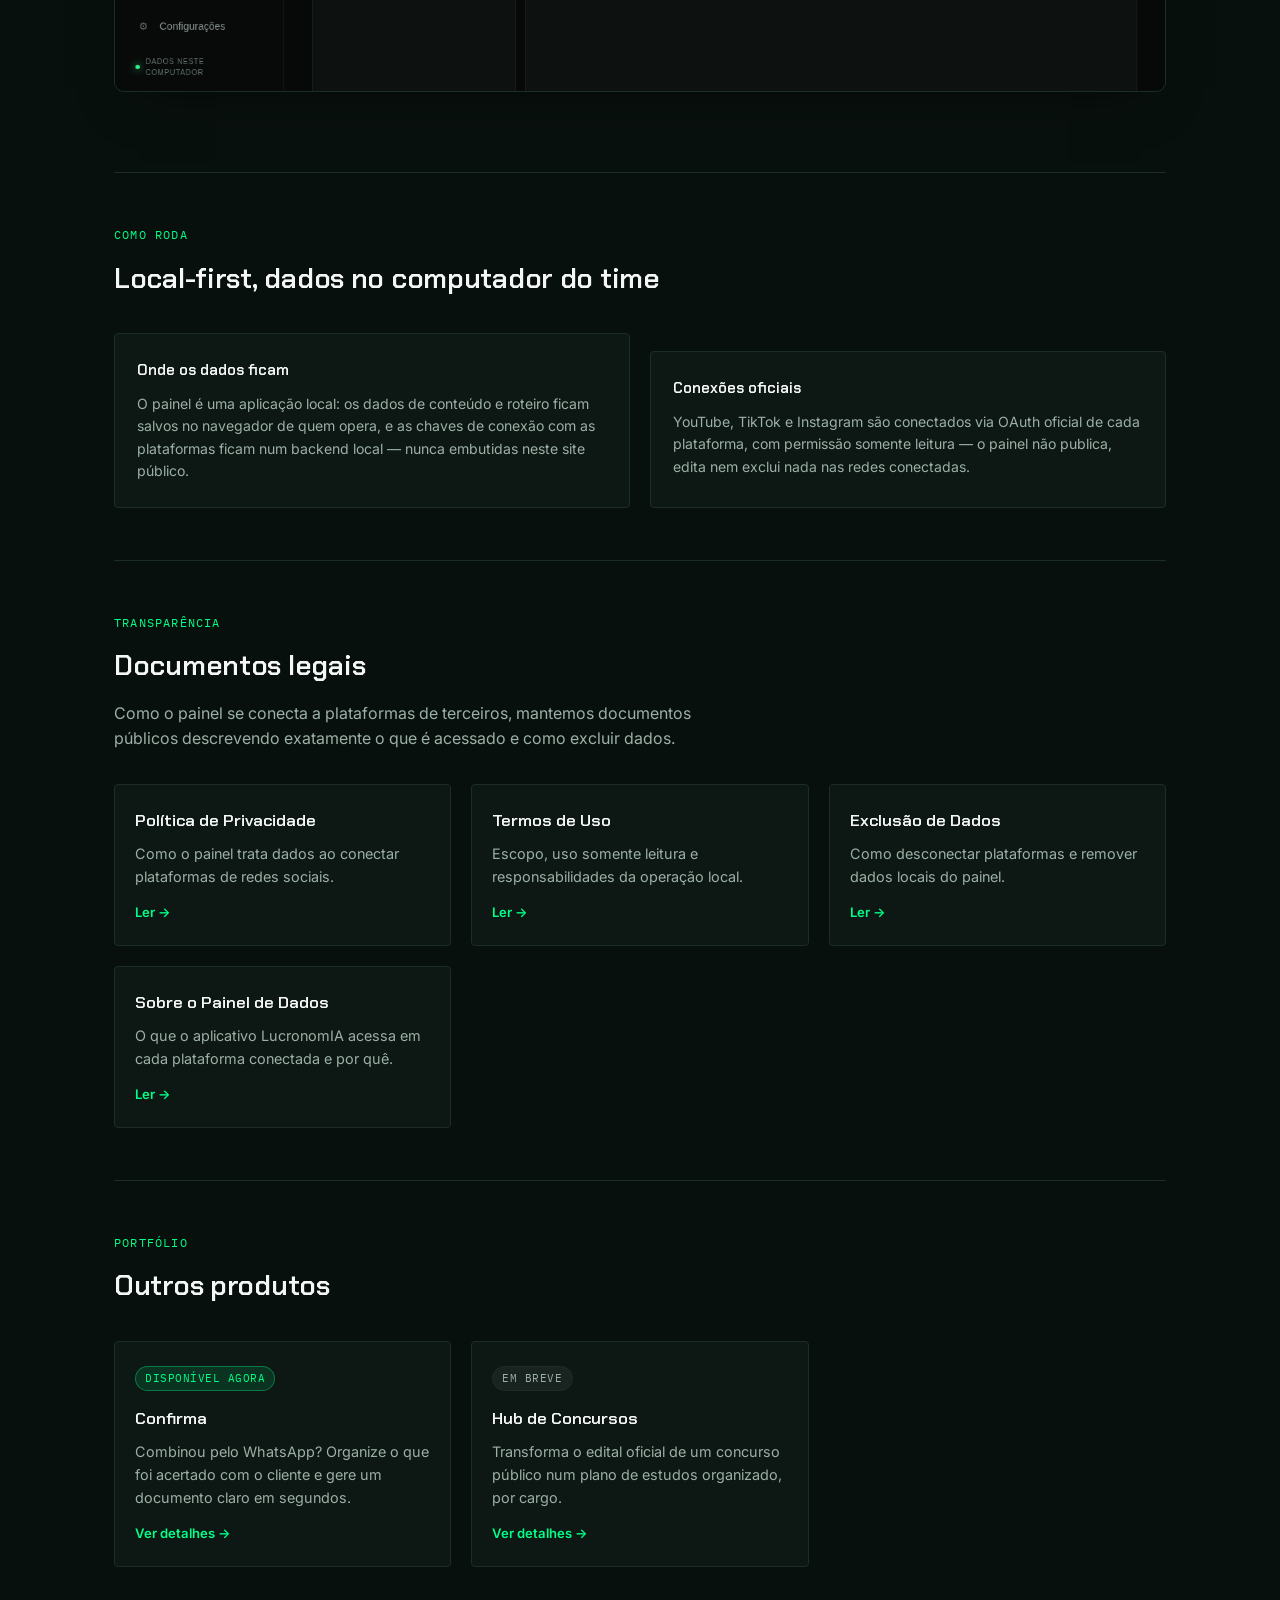
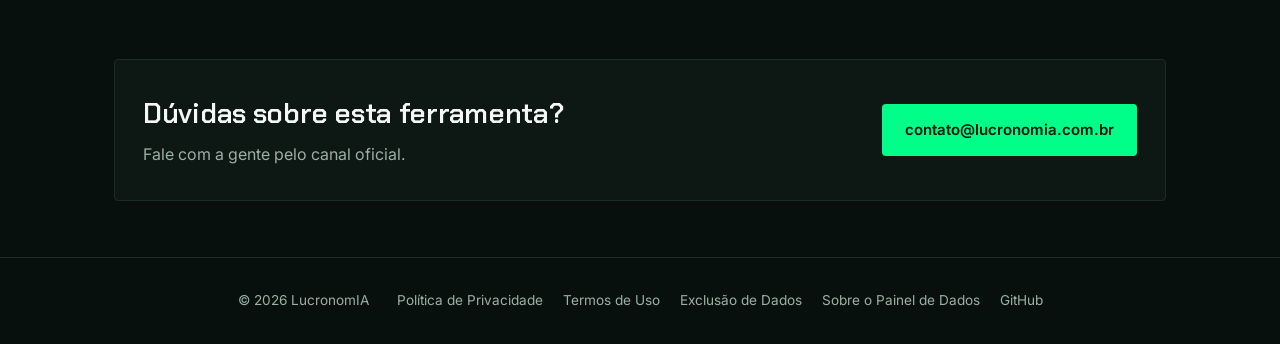
<file: produtos/painel.html>
<!doctype html>
<html lang="pt-BR">
<head>
  <meta charset="utf-8">
  <meta name="viewport" content="width=device-width, initial-scale=1">
  <title>Painel de Dados — LucronomIA</title>
  <meta name="description" content="O painel interno que organiza conteúdo, métricas de redes sociais e vendas da operação da LucronomIA — como decidimos o que continuar fazendo.">
  <link rel="preconnect" href="https://fonts.googleapis.com">
  <link rel="preconnect" href="https://fonts.gstatic.com" crossorigin>
  <link href="https://fonts.googleapis.com/css2?family=Chakra+Petch:wght@500;600;700&family=Inter:wght@400;500;600;700&family=IBM+Plex+Mono:wght@500;600&display=swap" rel="stylesheet">
  <link rel="stylesheet" href="../styles.css">
  <link rel="stylesheet" href="produto.css">
</head>
<body>
  <header>
    <div class="wrap">
      <nav>
        <a class="brand" href="../index.html">
          <img class="logo-mark" src="../assets/logo-mark.png" alt="LucronomIA">
          <span class="wordmark">Lucronom<span class="accent">IA</span></span>
        </a>
        <a class="back-link" href="../index.html#produtos">← Voltar para Produtos</a>
      </nav>
    </div>
  </header>

  <main class="wrap">
    <div class="product-hero">
      <div class="eyebrow">LucronomIA · Ferramenta interna</div>
      <span class="badge internal">Uso interno</span>
      <h1>A inteligência que usamos pra decidir o que continuar fazendo.</h1>
      <p class="lede">Por trás da operação da LucronomIA existe um painel próprio que organiza conteúdo, métricas de redes sociais e, cada vez mais, dados de vendas do Confirma. Roda localmente no computador do time — hoje é ferramenta interna, mas pode virar produto no futuro.</p>
    </div>

    <div class="screenshot-frame">
      <div class="screenshot-bar"><span class="dot"></span><span class="dot"></span><span class="dot"></span><span class="label">painel de dados — uso interno, nenhuma conta conectada</span></div>
      <img src="../assets/previews/painel.png" alt="Tela inicial do Painel de Dados interno da LucronomIA">
    </div>

    <section class="block">
      <div class="section-head">
        <div class="section-label">Estrutura</div>
        <h2>Hoje: conteúdo e métricas. Cada vez mais: vendas.</h2>
        <p>O painel acompanha o ciclo completo de um vídeo — uma entrada, três plataformas — e está evoluindo para também mostrar a origem real das vendas do Confirma.</p>
      </div>
      <div class="preview-panel">
        <div class="feature-check"><span class="dot">✓</span><div><strong>Conteúdo e métricas</strong><span>Acompanha o desempenho do que publicamos em Instagram, TikTok e YouTube, com sincronização automática pelas APIs oficiais de cada plataforma.</span></div></div>
        <div class="feature-check"><span class="dot">✓</span><div><strong>Vendas do Confirma</strong><span>Lê direto do banco de dados do Confirma: receita, funil de conversão, vendas por pacote, carteiras compradoras — sem depender de estimativa.</span></div></div>
        <div class="feature-check"><span class="dot">✓</span><div><strong>Roteirização</strong><span>Banco de ideias, biblioteca de hooks e editor de roteiro (hook, desenvolvimento, payoff, CTA) num só lugar.</span></div></div>
      </div>
    </section>

    <section class="block">
      <div class="section-head">
        <div class="section-label">Telas reais</div>
        <h2>Como o painel é usado no dia a dia</h2>
      </div>
      <div class="screenshot-frame">
        <div class="screenshot-bar"><span class="dot"></span><span class="dot"></span><span class="dot"></span><span class="label">conteúdos — uma entrada, três plataformas</span></div>
        <img src="assets/painel-conteudos.png" alt="Tela de Conteúdos do Painel de Dados, sem nenhum conteúdo cadastrado">
      </div>
      <div class="screenshot-frame">
        <div class="screenshot-bar"><span class="dot"></span><span class="dot"></span><span class="dot"></span><span class="label">roteirizador — oficina editorial</span></div>
        <img src="assets/painel-roteirizador.png" alt="Tela do Roteirizador do Painel de Dados, sem nenhum roteiro salvo">
      </div>
    </section>

    <section class="block">
      <div class="section-head">
        <div class="section-label">Como roda</div>
        <h2>Local-first, dados no computador do time</h2>
      </div>
      <div class="grid-2" style="display:grid; grid-template-columns:1fr 1fr; gap:20px;">
        <div class="side-card">
          <h4>Onde os dados ficam</h4>
          <p>O painel é uma aplicação local: os dados de conteúdo e roteiro ficam salvos no navegador de quem opera, e as chaves de conexão com as plataformas ficam num backend local — nunca embutidas neste site público.</p>
        </div>
        <div class="side-card">
          <h4>Conexões oficiais</h4>
          <p>YouTube, TikTok e Instagram são conectados via OAuth oficial de cada plataforma, com permissão somente leitura — o painel não publica, edita nem exclui nada nas redes conectadas.</p>
        </div>
      </div>
    </section>

    <section class="block">
      <div class="section-head">
        <div class="section-label">Transparência</div>
        <h2>Documentos legais</h2>
        <p>Como o painel se conecta a plataformas de terceiros, mantemos documentos públicos descrevendo exatamente o que é acessado e como excluir dados.</p>
      </div>
      <div class="teaser-grid">
        <a class="teaser-card" href="../privacy.html">
          <h3>Política de Privacidade</h3>
          <p>Como o painel trata dados ao conectar plataformas de redes sociais.</p>
          <span class="go">Ler →</span>
        </a>
        <a class="teaser-card" href="../terms.html">
          <h3>Termos de Uso</h3>
          <p>Escopo, uso somente leitura e responsabilidades da operação local.</p>
          <span class="go">Ler →</span>
        </a>
        <a class="teaser-card" href="../data-deletion.html">
          <h3>Exclusão de Dados</h3>
          <p>Como desconectar plataformas e remover dados locais do painel.</p>
          <span class="go">Ler →</span>
        </a>
        <a class="teaser-card" href="../dashboard-acesso.html">
          <h3>Sobre o Painel de Dados</h3>
          <p>O que o aplicativo LucronomIA acessa em cada plataforma conectada e por quê.</p>
          <span class="go">Ler →</span>
        </a>
      </div>
    </section>

    <section class="block">
      <div class="section-head">
        <div class="section-label">Portfólio</div>
        <h2>Outros produtos</h2>
      </div>
      <div class="teaser-grid">
        <a class="teaser-card" href="confirma.html">
          <span class="badge live">Disponível agora</span>
          <h3>Confirma</h3>
          <p>Combinou pelo WhatsApp? Organize o que foi acertado com o cliente e gere um documento claro em segundos.</p>
          <span class="go">Ver detalhes →</span>
        </a>
        <a class="teaser-card" href="hub.html">
          <span class="badge soon">Em breve</span>
          <h3>Hub de Concursos</h3>
          <p>Transforma o edital oficial de um concurso público num plano de estudos organizado, por cargo.</p>
          <span class="go">Ver detalhes →</span>
        </a>
      </div>
    </section>

    <div class="contact-box" style="margin:40px 0 56px;">
      <div>
        <h2 style="margin-bottom:6px;">Dúvidas sobre esta ferramenta?</h2>
        <p style="color:var(--text-mute);">Fale com a gente pelo canal oficial.</p>
      </div>
      <a class="btn btn-primary" href="mailto:contato@lucronomia.com.br">contato@lucronomia.com.br</a>
    </div>
  </main>

  <footer>
    <div class="wrap footer-row">
      <span>© 2026 LucronomIA</span>
      <div class="footer-links">
        <a href="../privacy.html">Política de Privacidade</a>
        <a href="../terms.html">Termos de Uso</a>
        <a href="../data-deletion.html">Exclusão de Dados</a>
        <a href="../dashboard-acesso.html">Sobre o Painel de Dados</a>
        <a href="https://github.com/SWtheaven/lucronomia">GitHub</a>
      </div>
    </div>
  </footer>
</body>
</html>
</file>
<file: confirma/styles.css>
:root{
  color-scheme:dark;
  --ink:#08100d;
  --ink-2:#0d1713;
  --paper:#f7f8f7;
  --line-dark:#1c2d26;
  --line-light:#dce4df;
  --highlight:#00ff88;
  --highlight-ink:#02150c;
  --clarity:#15613b;
  --text:#f4f7f5;
  --text-mute:#9bb0a6;
  --text-dark:#132019;
  --text-dark-mute:#4b5c54;
  --danger:#ff8e8e;
  --radius:4px;
}
*{box-sizing:border-box}
html{scroll-behavior:smooth}
body{margin:0;background:var(--ink);color:var(--text);font-family:'Inter',sans-serif;line-height:1.55;-webkit-font-smoothing:antialiased}
a{color:inherit}
header,main,footer{width:min(1100px,calc(100% - 48px));margin:auto}

header{position:sticky;top:0;z-index:50;background:var(--ink);border-bottom:1px solid var(--line-dark);display:flex;justify-content:space-between;align-items:center;padding:14px 0;gap:16px;flex-wrap:wrap}
.brand{display:flex;align-items:center;gap:12px;font-family:'Chakra Petch',sans-serif;font-weight:700;font-size:1.4rem;letter-spacing:.005em;text-decoration:none;color:var(--text)}
.brand-mark{width:38px;height:38px;object-fit:contain;flex-shrink:0}
.brand .accent{color:var(--highlight)}
.brand .product-tag{font-family:'Inter',sans-serif;font-weight:600;font-size:.95rem;color:var(--text-mute);margin-left:2px}
.actions{display:flex;gap:10px;flex-wrap:wrap;align-items:center}
.pill{border:1px solid var(--line-dark);border-radius:999px;padding:7px 13px;color:var(--text-mute);font-family:'IBM Plex Mono',monospace;font-size:.8rem}

.payment-status-banner{display:flex;align-items:center;justify-content:center;gap:10px;padding:12px 20px;background:rgba(0,255,136,.08);border-bottom:1px solid rgba(0,255,136,.25);color:var(--text);font-size:.88rem;text-align:center}
.payment-status-banner[hidden]{display:none}
.payment-status-banner .spinner{width:13px;height:13px;border-radius:50%;border:2px solid rgba(0,255,136,.25);border-top-color:var(--highlight);flex:none;visibility:hidden}
.payment-status-banner.spinning .spinner{visibility:visible;animation:confirma-spin .8s linear infinite}
@keyframes confirma-spin{to{transform:rotate(360deg)}}
.pix-note{color:var(--text-mute);font-size:.82rem;margin-top:-8px;margin-bottom:16px}

#reminder-block:not([hidden]){display:grid;gap:12px}
.checkbox-field{flex-direction:row!important;align-items:flex-start;gap:10px;font-weight:400;font-size:.85rem;color:var(--text-mute)}
.checkbox-field input[type=checkbox]{width:auto;margin-top:3px;accent-color:var(--highlight);flex:none}

.hero{padding:72px 0}
.hero h1{font-family:'Chakra Petch',sans-serif;font-weight:700;font-size:clamp(2.2rem,6vw,4rem);line-height:1.05;letter-spacing:-.01em;max-width:900px;margin:8px 0 20px}
.hero h1 span{color:var(--highlight)}
.hero p{color:var(--text-mute);max-width:700px;font-size:1.05rem}
.eyebrow{font-family:'IBM Plex Mono',monospace;font-size:.75rem;letter-spacing:.14em;font-weight:600;color:var(--highlight);text-transform:uppercase}

.card,.packages{border:1px solid var(--line-dark);border-radius:var(--radius);background:var(--ink-2);padding:clamp(20px,4vw,36px);margin:20px 0}
.packages{background:transparent;border:0;padding-inline:0}
.packages h2{font-family:'Chakra Petch',sans-serif}
.package-grid{display:grid;grid-template-columns:repeat(3,1fr);gap:14px}
.package{border:1px solid var(--line-dark);border-radius:var(--radius);padding:20px;background:var(--ink-2);position:relative}
.package.recommended{border-color:var(--highlight);box-shadow:0 0 0 1px rgba(0,255,136,.15)}
.package h3{margin:0;font-family:'Chakra Petch',sans-serif;font-size:1.3rem;font-weight:700}
.package .price{font-family:'IBM Plex Mono',monospace;font-size:1.1rem;color:var(--highlight);margin:10px 0}
.package p{color:var(--text-mute);min-height:46px;font-size:.92rem}
.package button{width:100%}
.package button:disabled{opacity:.65;cursor:wait}
.package .eyebrow{position:absolute;top:-11px;right:14px;background:var(--highlight);color:var(--highlight-ink);border-radius:999px;padding:2px 9px;font-size:.62rem;letter-spacing:.05em}

.grid{display:grid;grid-template-columns:1fr 1fr;gap:15px;margin:20px 0}
.full{grid-column:1/-1}
label{display:flex;flex-direction:column;gap:7px;font-weight:600;font-size:.94rem}
input,textarea,select{width:100%;background:var(--ink);color:var(--text);border:1px solid var(--line-dark);border-radius:var(--radius);padding:12px;font:inherit;outline:none}
input:focus,textarea:focus,select:focus{border-color:var(--highlight);box-shadow:0 0 0 3px rgba(0,255,136,.12)}
textarea{min-height:100px;resize:vertical}
select{appearance:auto;cursor:pointer}
.input-prefix{display:grid;grid-template-columns:auto 1fr;align-items:center;background:var(--ink);border:1px solid var(--line-dark);border-radius:var(--radius);overflow:hidden;transition:border-color .15s,box-shadow .15s}
.input-prefix:focus-within{border-color:var(--highlight);box-shadow:0 0 0 3px rgba(0,255,136,.12)}
.input-prefix>span{display:flex;align-items:center;align-self:stretch;padding:0 12px;border-right:1px solid var(--line-dark);color:var(--text-mute);font-family:'IBM Plex Mono',monospace;font-weight:600;background:var(--ink-2)}
.input-prefix input{border:0;border-radius:0;box-shadow:none!important;background:transparent}
input[type=date]{min-height:50px;color-scheme:dark}
input[type=date]::-webkit-calendar-picker-indicator{cursor:pointer;filter:invert(1);opacity:.8}

button{border:1px solid transparent;border-radius:var(--radius);padding:13px 20px;min-height:48px;font-weight:600;font-family:'Inter',sans-serif;font-size:.94rem;cursor:pointer;transition:transform .15s ease,filter .2s ease,border-color .2s ease}
.primary{background:var(--highlight);color:var(--highlight-ink)}
.primary:hover{transform:translateY(-1px);filter:brightness(1.06)}
.secondary{background:transparent;color:var(--text);border-color:var(--line-dark)}
.secondary:hover{border-color:var(--text-mute);transform:translateY(-1px)}
.whatsapp{background:#1ed760;color:#03140a}
.whatsapp:hover{transform:translateY(-1px);filter:brightness(1.05)}
.actions{display:flex;gap:10px;flex-wrap:wrap;align-items:center}
section.card>.actions{margin-top:18px}
.support-link{display:inline-flex;align-items:center;justify-content:center;border:1px solid var(--line-dark);border-radius:var(--radius);padding:13px 20px;min-height:48px;font-weight:600;text-decoration:none;color:var(--text)}
.support-link:hover{border-color:var(--text-mute)}

.document{background:var(--paper);color:var(--text-dark);border-radius:var(--radius);padding:26px}
.document h3{font-family:'IBM Plex Mono',monospace;font-size:.75rem;letter-spacing:.08em;text-transform:uppercase;color:var(--text-dark-mute);margin:0 0 6px}
.document h2{font-family:'Chakra Petch',sans-serif;margin:0 0 18px}
.document dl>div{display:grid;grid-template-columns:160px 1fr;border-top:1px dashed var(--line-light);padding:10px 0}
.document dt{font-weight:700;color:var(--text-dark-mute)}
.document dd{margin:0}
.error{color:var(--danger)}

footer{color:var(--text-mute);font-size:.82rem;padding:40px 0;border-top:1px solid var(--line-dark);margin-top:40px}
footer a{color:var(--text)}

.resume-choice-overlay{position:fixed;inset:0;z-index:1000;display:grid;place-items:center;padding:20px;background:rgba(2,7,5,.78);backdrop-filter:blur(8px)}
.resume-choice-card{width:min(560px,100%);border:1px solid var(--line-dark);border-radius:var(--radius);background:var(--ink-2);padding:clamp(22px,5vw,34px);box-shadow:0 24px 80px rgba(0,0,0,.45)}
.resume-choice-card h2{font-family:'Chakra Petch',sans-serif;margin:7px 0 12px;font-size:clamp(1.5rem,4vw,2.1rem);line-height:1.1}
.resume-choice-card p{color:var(--text-mute)}
.resume-choice-note{padding:13px 14px;border:1px solid var(--line-dark);border-radius:var(--radius);background:var(--ink)}
.resume-choice-actions{display:grid;grid-template-columns:1fr 1fr;gap:10px;margin-top:20px}
.resume-choice-actions button{width:100%}

@media(max-width:720px){
  .package-grid,.grid{grid-template-columns:1fr}
  .full{grid-column:auto}
  .hero{padding:44px 0}
  section.card>.actions button,section.card>.actions .support-link{width:100%}
  .document dl>div{grid-template-columns:1fr;gap:3px}
  .resume-choice-actions{grid-template-columns:1fr}
}
</file>
<file: styles.css>
:root{
  /* Tokens da baseline LucronomIA já validada em produção
     (mesmos valores do <style> embutido na index e do Confirma) */
  --ink: #08100d;
  --ink-2: #0d1713;
  --paper: #f7f8f7;
  --line-dark: #1c2d26;
  --line-light: #dce4df;
  --highlight: #00ff88;
  --highlight-ink: #02150c;
  --clarity: #15613b;
  --text: #f4f7f5;
  --text-mute: #9bb0a6;
  --text-dark: #132019;
  --text-dark-mute: #4b5c54;
  --radius: 4px;
}
*{ margin:0; padding:0; box-sizing:border-box; }
html{ scroll-behavior:smooth; }
body{
  background: var(--ink); color: var(--text);
  font-family:'Inter',sans-serif; line-height:1.6; -webkit-font-smoothing:antialiased;
}
a{ color:inherit; text-decoration:none; }
img{ display:block; }
.wrap{ max-width:820px; margin:0 auto; padding:0 24px; }

/* ---------- HEADER ---------- */
header{ position:sticky; top:0; z-index:50; background:var(--ink); border-bottom:1px solid var(--line-dark); }
nav{ display:flex; align-items:center; justify-content:space-between; padding:14px 0; gap:20px; }
.brand{ display:flex; align-items:center; gap:12px; font-family:'Chakra Petch',sans-serif; font-weight:700; font-size:1.6rem; letter-spacing:0.005em; }
.logo-mark{ display:block; flex-shrink:0; width:52px; height:52px; object-fit:contain; }
.brand .accent{ color:var(--highlight); }
.back-link{ font-family:'IBM Plex Mono',monospace; font-size:0.8rem; color:var(--text-mute); display:inline-flex; align-items:center; gap:6px; transition:color .2s ease; }
.back-link:hover, .back-link:focus-visible{ color:var(--highlight); }

/* ---------- LEGAL PAGE ---------- */
.legal-hero{ padding:64px 0 40px; border-bottom:1px solid var(--line-dark); margin-bottom:48px; }
.eyebrow{ font-family:'IBM Plex Mono',monospace; font-size:0.78rem; letter-spacing:0.1em; color:var(--highlight); text-transform:uppercase; margin-bottom:18px; display:flex; align-items:center; gap:10px; }
.eyebrow::before{ content:''; width:22px; height:1px; background:var(--highlight); }
h1{ font-family:'Chakra Petch',sans-serif; font-weight:700; font-size:clamp(1.9rem,4.5vw,2.6rem); line-height:1.15; letter-spacing:-0.01em; margin-bottom:14px; }
.legal-updated{ font-family:'IBM Plex Mono',monospace; font-size:0.82rem; color:var(--text-mute); }

.legal-body{ padding-bottom:80px; }
.legal-section{ padding:28px 0; border-top:1px solid var(--line-dark); }
.legal-section:first-child{ border-top:none; padding-top:0; }
.legal-section h2{ font-family:'Chakra Petch',sans-serif; font-size:1.15rem; font-weight:600; letter-spacing:-0.005em; margin-bottom:12px; display:flex; align-items:baseline; gap:10px; }
.legal-section h2 .num{ font-family:'IBM Plex Mono',monospace; font-size:0.85rem; color:var(--highlight); font-weight:600; flex-shrink:0; }
.legal-section p{ color:var(--text-mute); font-size:0.96rem; max-width:68ch; }
.legal-section p + p{ margin-top:12px; }
.legal-section a{ color:var(--highlight); text-decoration:underline; text-decoration-color:rgba(0,255,136,0.35); text-underline-offset:3px; }
.legal-section a:hover, .legal-section a:focus-visible{ text-decoration-color:var(--highlight); }
.legal-section code{ font-family:'IBM Plex Mono',monospace; font-size:0.85em; background:var(--ink-2); border:1px solid var(--line-dark); border-radius:3px; padding:1px 6px; color:var(--text); }

/* ---------- FOOTER ---------- */
footer{ border-top:1px solid var(--line-dark); padding:32px 0; }
.footer-row{ display:flex; justify-content:center; align-items:center; flex-wrap:wrap; gap:28px; font-size:0.85rem; color:var(--text-mute); text-align:center; }
.footer-links{ display:flex; gap:20px; flex-wrap:wrap; }
.footer-links a:hover, .footer-links a:focus-visible{ color:var(--text); }

@media (max-width:600px){
  .legal-hero{ padding:48px 0 32px; }
}
</file>
<file: produtos/produto.css>
/* Componentes de página de produto — reaproveita os mesmos tokens/cabeçalho/rodapé
   de ../styles.css. Extraído do <style> embutido na index.html para não duplicar
   o mesmo bloco em 3 páginas e para não mexer no CSS já validado da index. */

.mono{ font-family:'IBM Plex Mono',monospace; }
.display{ font-family:'Chakra Petch',sans-serif; }
.wrap{ max-width:1100px; }

.product-hero{ padding:56px 0 48px; }
.eyebrow{ font-family:'IBM Plex Mono',monospace; font-size:0.78rem; letter-spacing:0.1em; color:var(--highlight); text-transform:uppercase; margin-bottom:18px; display:flex; align-items:center; gap:10px; }
.eyebrow::before{ content:''; width:22px; height:1px; background:var(--highlight); }
h1{ font-family:'Chakra Petch',sans-serif; font-weight:700; font-size:clamp(2rem,4.5vw,3rem); line-height:1.12; letter-spacing:-0.01em; margin-bottom:16px; }
h2{ font-family:'Chakra Petch',sans-serif; font-size:clamp(1.4rem,2.4vw,1.75rem); font-weight:600; letter-spacing:-0.01em; margin-bottom:12px; }
h4{ font-family:'Chakra Petch',sans-serif; }
.lede{ font-size:1.05rem; color:var(--text-mute); max-width:60ch; margin-bottom:28px; }
.badge{ display:inline-block; font-family:'IBM Plex Mono',monospace; font-size:0.66rem; letter-spacing:0.05em; padding:3px 9px; border-radius:999px; margin-bottom:14px; text-transform:uppercase; }
.badge.live{ background:rgba(0,255,136,0.12); color:var(--highlight); border:1px solid rgba(0,255,136,0.35); }
.badge.soon{ background:rgba(255,255,255,0.05); color:var(--text-mute); border:1px solid var(--line-dark); }
.badge.internal{ background:rgba(255,255,255,0.05); color:var(--text-mute); border:1px solid var(--line-dark); }

.btn{ display:inline-flex; align-items:center; gap:8px; padding:13px 22px; border-radius:var(--radius); font-weight:600; font-size:0.94rem; transition:transform 0.15s ease, background 0.2s ease, border-color .2s ease; border:1px solid transparent; }
.btn-primary{ background:var(--highlight); color:var(--highlight-ink); }
.btn-primary:hover{ transform:translateY(-1px); filter:brightness(1.06); }
.btn-ghost{ background:transparent; border-color:var(--line-dark); color:var(--text); }
.btn-ghost:hover{ border-color:var(--text-mute); transform:translateY(-1px); }

section.block{ padding:52px 0; border-top:1px solid var(--line-dark); }
.section-head{ max-width:640px; margin-bottom:32px; }
.section-label{ font-family:'IBM Plex Mono',monospace; font-size:0.75rem; letter-spacing:0.1em; color:var(--highlight); text-transform:uppercase; margin-bottom:12px; }
.section-head p{ color:var(--text-mute); font-size:1rem; }

/* fluxo de passos (Confirma) */
.flow-steps{ display:flex; flex-direction:column; gap:16px; margin-bottom:28px; }
.flow-step{ display:flex; gap:14px; align-items:flex-start; }
.flow-num{ flex-shrink:0; width:26px; height:26px; border-radius:50%; background:var(--ink-2); border:1px solid var(--line-dark); display:flex; align-items:center; justify-content:center; font-family:'IBM Plex Mono',monospace; font-size:0.75rem; color:var(--highlight); }
.flow-step strong{ display:block; font-family:'Chakra Petch',sans-serif; font-weight:600; font-size:0.98rem; margin-bottom:2px; }
.flow-step span{ color:var(--text-mute); font-size:0.9rem; }

/* pacotes/preços */
.pricing-grid{ display:grid; grid-template-columns:repeat(3,1fr); gap:14px; margin-bottom:20px; }
@media (max-width:640px){ .pricing-grid{ grid-template-columns:1fr; } }
.price-card{ border:1px solid var(--line-dark); border-radius:var(--radius); padding:20px 18px; background:var(--ink-2); position:relative; }
.price-card.rec{ border-color:var(--highlight); }
.price-card .rec-tag{ position:absolute; top:-10px; right:14px; background:var(--highlight); color:var(--highlight-ink); font-family:'IBM Plex Mono',monospace; font-size:0.62rem; padding:2px 8px; border-radius:999px; letter-spacing:0.04em; }
.price-card .credits{ font-family:'Chakra Petch',sans-serif; font-weight:700; font-size:1.3rem; margin-bottom:4px; }
.price-card .price{ font-family:'IBM Plex Mono',monospace; color:var(--highlight); font-size:1rem; margin-bottom:6px; }
.price-card .role{ color:var(--text-mute); font-size:0.82rem; }

.not-list{ display:flex; flex-wrap:wrap; gap:8px; }
.not-chip{ font-size:0.8rem; color:var(--text-mute); border:1px solid var(--line-dark); border-radius:999px; padding:5px 12px; }

.side-card{ border:1px solid var(--line-dark); border-radius:var(--radius); padding:24px 22px; background:var(--ink-2); }
.side-card + .side-card{ margin-top:18px; }
.side-card h4{ font-size:0.95rem; font-weight:600; margin-bottom:10px; }
.side-card p{ color:var(--text-mute); font-size:0.88rem; margin-bottom:14px; }
.side-card p:last-child{ margin-bottom:0; }

.preview-panel{ display:grid; grid-template-columns:1fr; gap:16px; }
.feature-check{ display:flex; gap:12px; margin-bottom:14px; }
.feature-check .dot{ flex-shrink:0; width:20px; height:20px; border-radius:50%; border:1.5px solid var(--highlight); color:var(--highlight); display:flex; align-items:center; justify-content:center; font-size:0.65rem; margin-top:2px; }
.feature-check strong{ display:block; font-family:'Chakra Petch',sans-serif; font-weight:600; font-size:0.94rem; }
.feature-check span{ color:var(--text-mute); font-size:0.87rem; }

/* visual "mensagem vira documento" (Confirma) */
.transform-card{ position:relative; }
.chat-stack{ display:flex; flex-direction:column; gap:10px; margin-bottom:18px; }
.bubble{ max-width:78%; padding:10px 14px; border-radius:14px; font-size:0.86rem; background:var(--ink-2); border:1px solid var(--line-dark); color:var(--text-mute); }
.bubble.b1{ align-self:flex-start; border-bottom-left-radius:3px; }
.bubble.b2{ align-self:flex-end; border-bottom-right-radius:3px; background:#1C2030; }
.arrow-down{ display:flex; align-items:center; justify-content:center; gap:8px; color:var(--text-mute); font-family:'IBM Plex Mono',monospace; font-size:0.72rem; letter-spacing:0.08em; text-transform:uppercase; margin:6px 0 16px; }
.arrow-down::before, .arrow-down::after{ content:''; height:1px; width:28px; background:var(--line-dark); }
.result-card{ background:var(--paper); color:var(--text-dark); border-radius:6px; padding:22px 22px 24px; box-shadow:0 24px 48px -18px rgba(0,0,0,0.5); }
.result-title{ display:flex; align-items:center; justify-content:space-between; font-family:'IBM Plex Mono',monospace; font-size:0.7rem; letter-spacing:0.1em; text-transform:uppercase; color:var(--text-dark-mute); border-bottom:1px dashed var(--line-light); padding-bottom:12px; margin-bottom:14px; }
.status-pill{ background:var(--clarity); color:#fff; padding:2px 10px; border-radius:999px; font-size:0.66rem; letter-spacing:0.04em; }
.result-row{ display:flex; justify-content:space-between; gap:14px; padding:7px 0; font-size:0.88rem; border-bottom:1px dashed var(--line-light); }
.result-row:last-child{ border-bottom:none; }
.result-row .k{ color:var(--text-dark-mute); }
.result-row .v{ font-weight:600; text-align:right; }

/* screenshots reais */
.screenshot-frame{ border:1px solid var(--line-dark); border-radius:10px; overflow:hidden; background:var(--ink-2); margin:28px 0; box-shadow:0 20px 50px -24px rgba(0,0,0,0.6); }
.screenshot-bar{ display:flex; align-items:center; gap:6px; padding:10px 14px; border-bottom:1px solid var(--line-dark); }
.screenshot-bar .dot{ width:8px; height:8px; border-radius:50%; background:var(--line-dark); }
.screenshot-bar .label{ margin-left:8px; font-family:'IBM Plex Mono',monospace; font-size:0.68rem; color:var(--text-mute); letter-spacing:0.03em; }
.screenshot-frame img{ width:100%; display:block; }

/* FAQ do produto */
.faq-list{ max-width:760px; }
details.faq-item{ border-bottom:1px solid var(--line-dark); padding:18px 0; }
details.faq-item summary{ cursor:pointer; list-style:none; display:flex; justify-content:space-between; align-items:center; gap:16px; font-family:'Chakra Petch',sans-serif; font-weight:600; font-size:1rem; }
details.faq-item summary::-webkit-details-marker{ display:none; }
details.faq-item summary .plus{ font-family:'IBM Plex Mono',monospace; color:var(--highlight); font-size:1.1rem; flex-shrink:0; transition:transform .2s ease; }
details.faq-item[open] summary .plus{ transform:rotate(45deg); }
details.faq-item p{ color:var(--text-mute); font-size:0.94rem; margin-top:12px; max-width:64ch; }

/* outros produtos (rodapé de navegação cruzada) */
.teaser-grid{ display:grid; grid-template-columns:repeat(3,1fr); gap:20px; }
@media (max-width:860px){ .teaser-grid{ grid-template-columns:1fr; } }
.teaser-card{ display:block; border:1px solid var(--line-dark); border-radius:var(--radius); padding:22px 20px; background:var(--ink-2); transition:border-color .2s ease, transform .2s ease; text-align:left; color:var(--text); }
.teaser-card:hover{ border-color:var(--text-mute); transform:translateY(-2px); }
.teaser-card h3{ font-family:'Chakra Petch',sans-serif; font-size:1.05rem; font-weight:600; margin-bottom:8px; }
.teaser-card p{ color:var(--text-mute); font-size:0.9rem; }
.teaser-card .go{ display:block; margin-top:14px; font-size:0.82rem; color:var(--highlight); font-weight:600; }

.contact-box{ display:flex; justify-content:space-between; align-items:center; flex-wrap:wrap; gap:22px; border:1px solid var(--line-dark); border-radius:var(--radius); padding:32px 28px; background:var(--ink-2); margin-top:8px; }

@media (max-width:880px){
  .grid-2{ grid-template-columns:1fr !important; }
}
</file>
